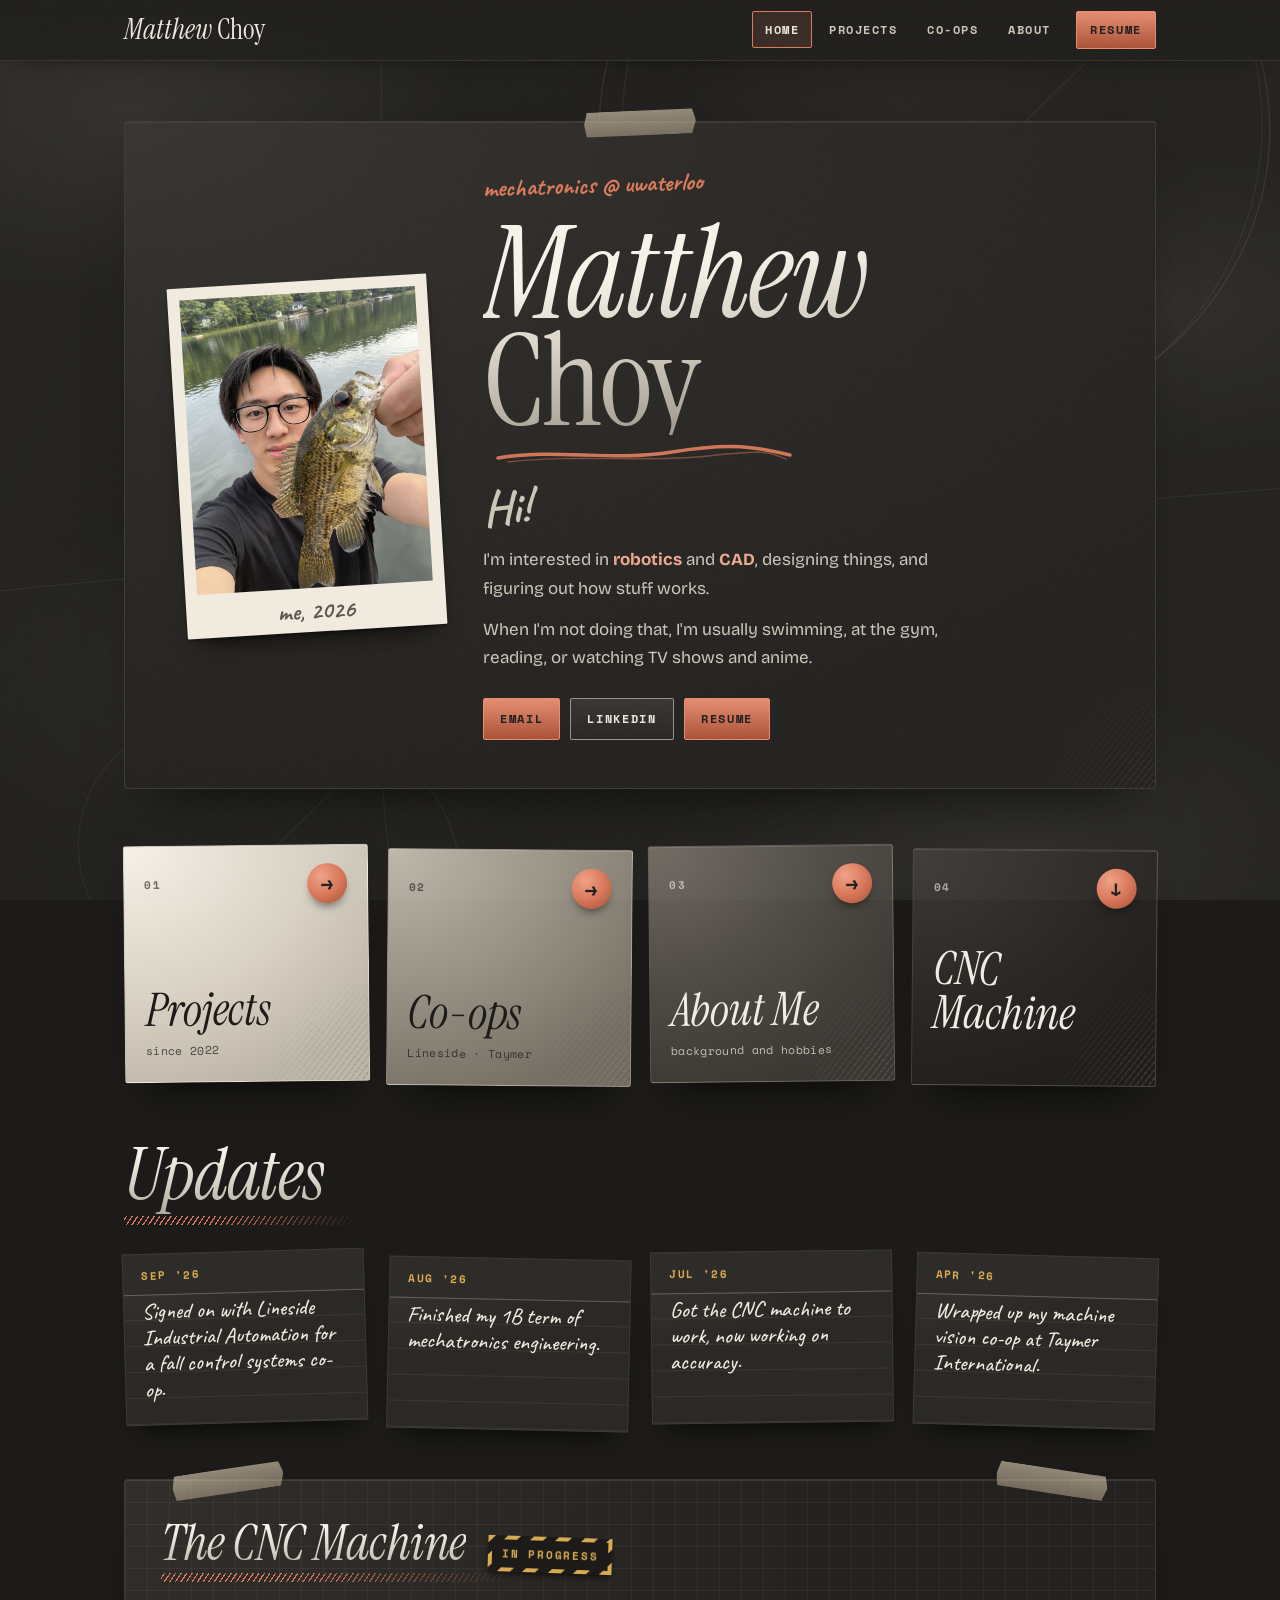
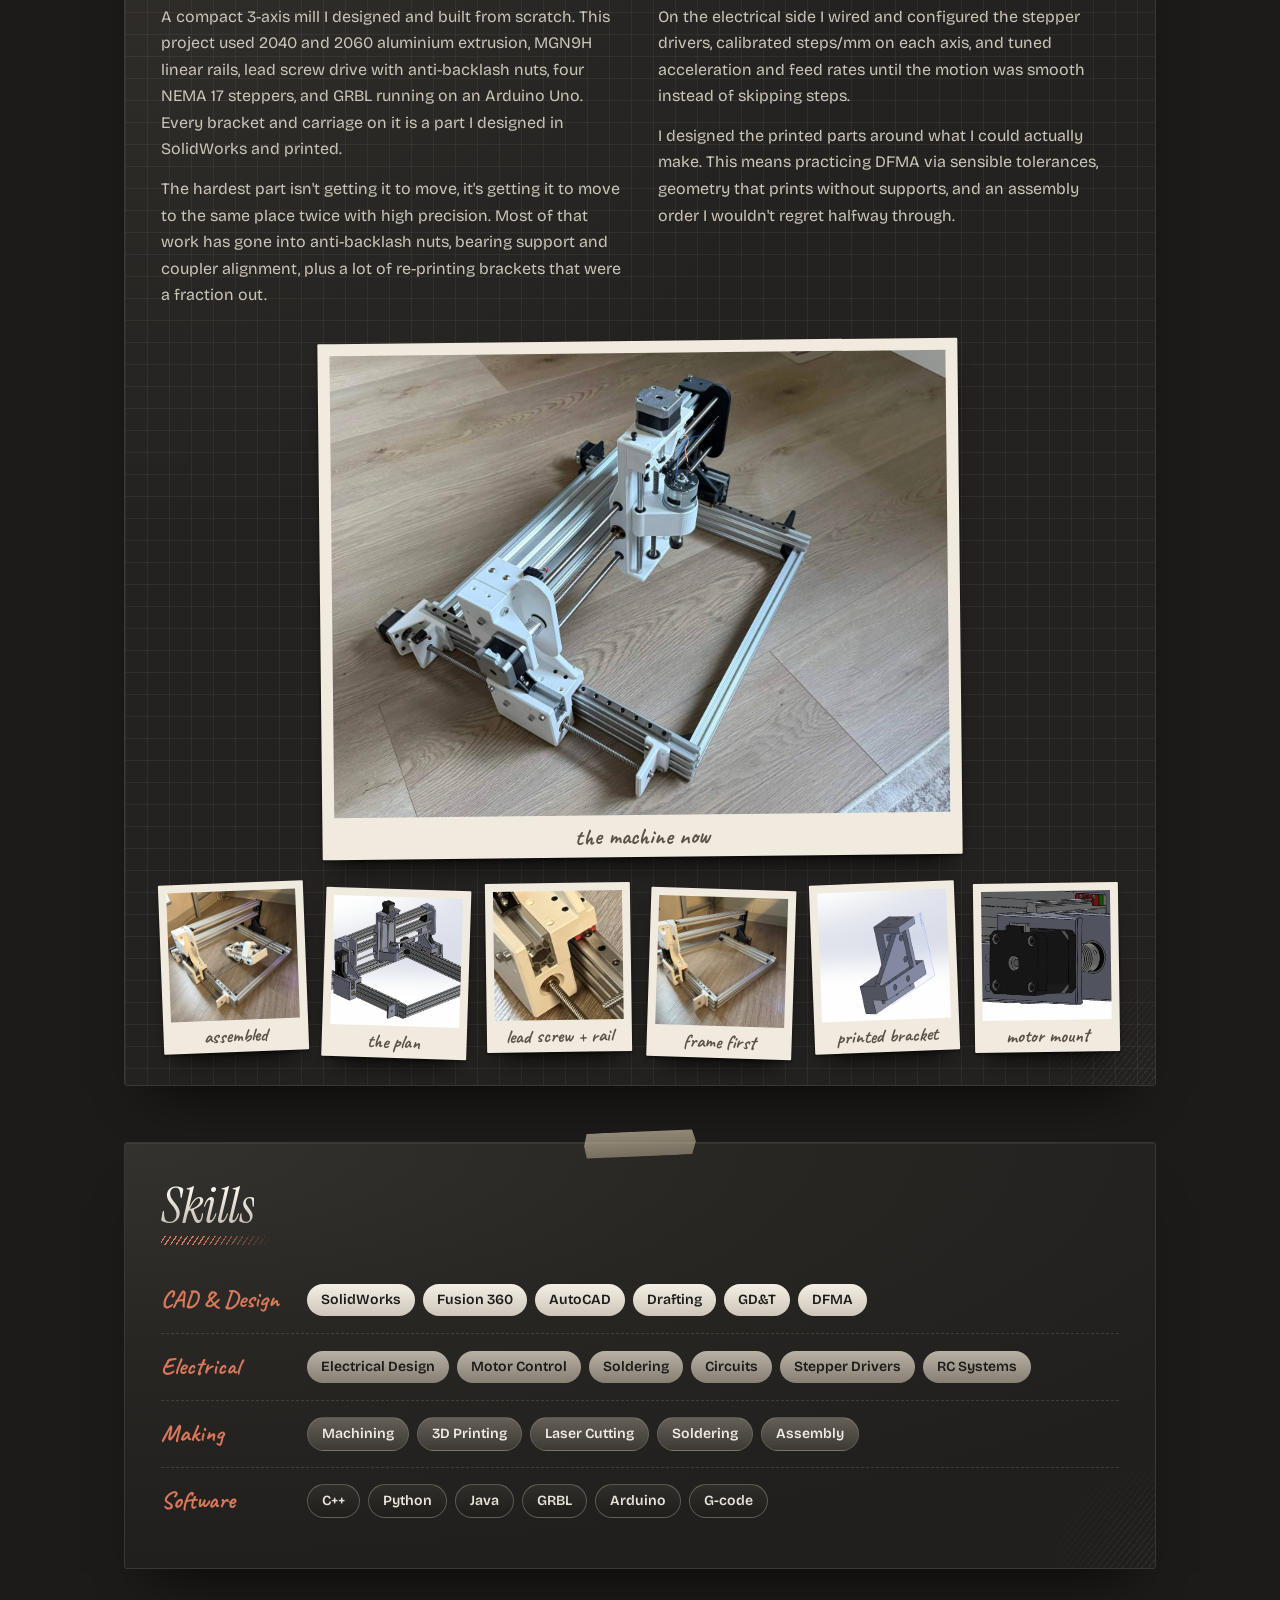
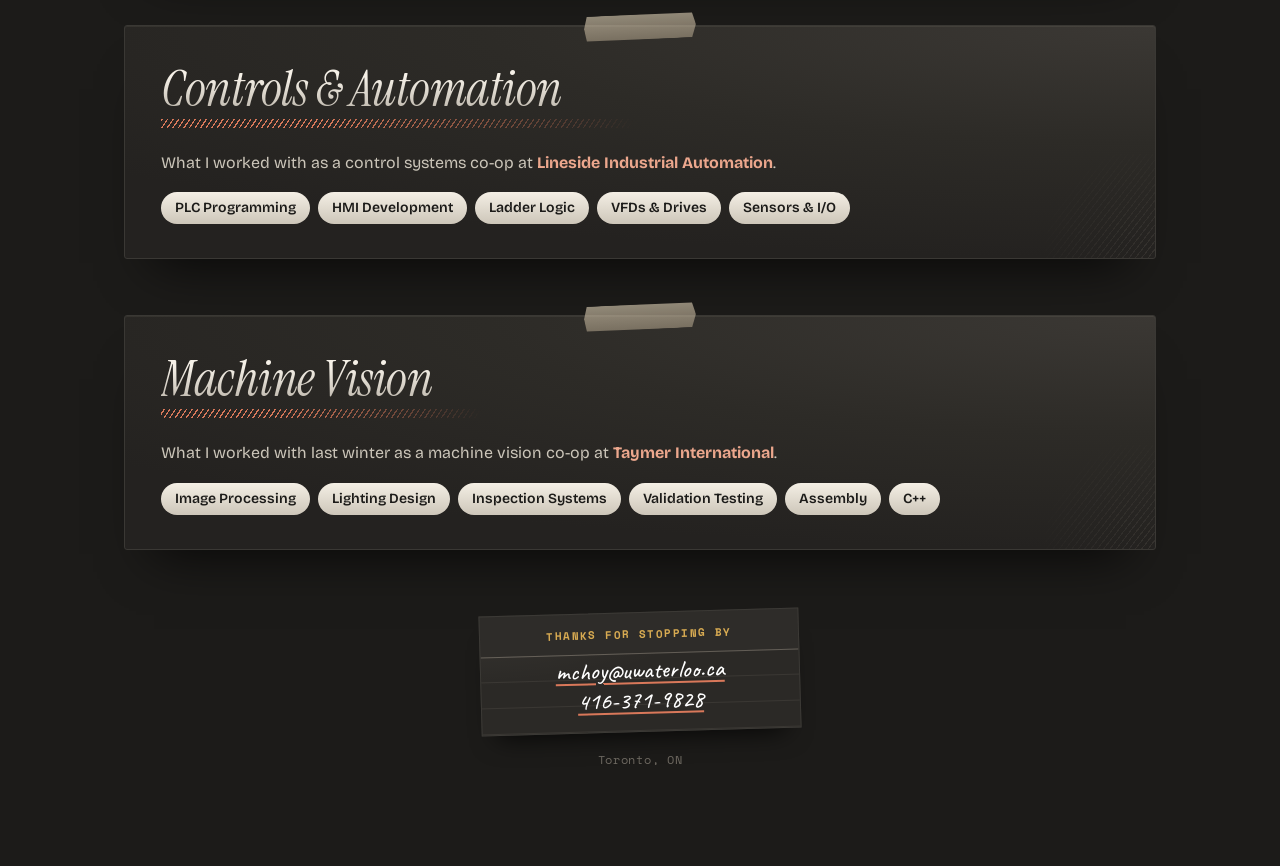
<file: index.html>
<!DOCTYPE html>
<html lang="en">
<head>
<meta charset="utf-8">
<meta name="viewport" content="width=device-width, initial-scale=1">
<title>Matthew Choy</title>
<meta name="description" content="Matthew Choy — mechatronics engineering at the University of Waterloo. CNC machines, robots, and the firmware in between.">
<meta name="author" content="Matthew Choy">
<meta property="og:title" content="Matthew Choy">
<meta property="og:description" content="Mechatronics engineering at Waterloo. Currently building a 3-axis CNC machine.">
<meta property="og:image" content="assets/cnc-build-full.jpg">
<meta property="og:type" content="website">
<meta name="theme-color" content="#1c1b19">

<link rel="preconnect" href="https://fonts.googleapis.com">
<link rel="preconnect" href="https://fonts.gstatic.com" crossorigin>
<link href="https://fonts.googleapis.com/css2?family=Bricolage+Grotesque:opsz,wght@12..96,400;12..96,600;12..96,800&family=Instrument+Serif:ital@0;1&family=Caveat:wght@500;700&family=Space+Mono:wght@400;700&display=swap" rel="stylesheet">
<link rel="stylesheet" href="styles.css?v=44">
<link rel="icon" href="data:image/svg+xml,<svg xmlns='http://www.w3.org/2000/svg' viewBox='0 0 32 32'><defs><radialGradient id='g' cx='.35' cy='.3' r='.75'><stop offset='0' stop-color='%23fff'/><stop offset='.5' stop-color='%23888'/><stop offset='1' stop-color='%23111'/></radialGradient></defs><circle cx='16' cy='16' r='13' fill='url(%23g)'/></svg>">
</head>

<body>
<svg class="gesture" viewBox="0 0 1000 1000" preserveAspectRatio="xMidYMid slice" aria-hidden="true">
  <ellipse class="g-acc" cx="730" cy="250" rx="262" ry="238"/>
  <ellipse cx="736" cy="246" rx="250" ry="246" transform="rotate(-4 736 246)"/>
  <path d="M60 960 L980 70"/>
  <path d="M0 610 C 300 580, 640 560, 1000 530"/>
  <path d="M290 0 C 320 300, 250 700, 340 1000"/>
  <ellipse cx="210" cy="820" rx="150" ry="120" transform="rotate(12 210 820)"/>
</svg>

<!-- ============================================================ TOP NAV -->
<header class="topnav">
  <div class="topnav__in">
    <a class="topnav__name" href="index.html"><span class="it">Matthew</span> Choy</a>
    <nav class="topnav__links" aria-label="Pages">
      <a href="index.html" aria-current="page">home</a>
      <a href="projects.html">projects</a>
      <a href="coops.html">co-ops</a>
      <a href="about.html">about</a>
      <a class="btn btn--ink" href="resume.pdf" target="_blank" rel="noopener">resume</a>
    </nav>
  </div>
</header>

<main class="book">

  <!-- ============================================================= HEADER -->
  <header class="sheet sign">
    <span class="tape" aria-hidden="true"></span>


    <a class="photo photo--me" href="assets/matthew.jpg?v=3" data-lb="me">
      <img src="assets/matthew.jpg?v=3" alt="Matthew Choy">
      <span class="cap">me, 2026</span>
    </a>

    <div class="sign__txt">
      <p class="pencil">mechatronics @ uwaterloo</p>
      <h1><span class="it">Matthew</span><br>Choy</h1>
      <svg class="stroke" viewBox="0 0 300 26" aria-hidden="true"><path class="s1" d="M4 17 C 60 7, 118 21, 178 11 S 262 6, 296 14"/><path class="s2" d="M14 21 C 80 13, 150 22, 214 15 S 276 12, 292 18"/></svg>
      <p class="hi">Hi!</p>
      <p class="sign__sub">I'm interested in <b>robotics</b> and <b>CAD</b>, designing
         things, and figuring out how stuff works.</p>
      <p class="sign__sub">When I'm not doing that, I'm usually swimming, at the gym,
         reading, or watching TV shows and anime.</p>
      <div class="btns">
        <a class="btn btn--ink" href="mailto:mchoy@uwaterloo.ca">email</a>
        <a class="btn" href="https://linkedin.com/in/matthewwychoy" target="_blank" rel="noopener">linkedin</a>
        <a class="btn btn--ink" href="resume.pdf" target="_blank" rel="noopener">resume</a>
      </div>
    </div>
  </header>

  <!-- ======================================================= PAGE BUTTONS -->
  <nav class="tiles" aria-label="Pages">
    <a class="tile tile--1" href="projects.html">
      <span class="tile__top"><span class="tile__no">01</span><span class="tile__arrow" aria-hidden="true">→</span></span>
      <span><span class="tile__title">Projects</span><span class="tile__sub">since 2022</span></span>
    </a>
    <a class="tile tile--2" href="coops.html">
      <span class="tile__top"><span class="tile__no">02</span><span class="tile__arrow" aria-hidden="true">→</span></span>
      <span><span class="tile__title">Co-ops</span><span class="tile__sub">Lineside · Taymer</span></span>
    </a>
    <a class="tile tile--3" href="about.html">
      <span class="tile__top"><span class="tile__no">03</span><span class="tile__arrow" aria-hidden="true">→</span></span>
      <span><span class="tile__title">About Me</span><span class="tile__sub">background and hobbies</span></span>
    </a>
    <a class="tile tile--4" href="#cnc">
      <span class="tile__top"><span class="tile__no">04</span><span class="tile__arrow tile__arrow--down" aria-hidden="true">↓</span></span>
      <span><span class="tile__title">CNC Machine</span><span class="tile__sub" aria-hidden="true">&nbsp;</span></span>
    </a>
  </nav>

  <!-- ============================================================ UPDATES -->
  <section id="updates">
    <h2 class="sec-h">Updates</h2>
    <div class="idxs">
      <div class="idx">
        <span class="idx__when">sep '26</span>
        <p>Signed on with Lineside Industrial Automation for a fall control systems
           co-op.</p>
      </div>
      <div class="idx">
        <span class="idx__when">aug '26</span>
        <p>Finished my 1B term of mechatronics engineering.</p>
      </div>
      <div class="idx">
        <span class="idx__when">jul '26</span>
        <p>Got the CNC machine to work, now working on accuracy.</p>
      </div>
      <div class="idx">
        <span class="idx__when">apr '26</span>
        <p>Wrapped up my machine vision co-op at Taymer International.</p>
      </div>
    </div>
  </section>

  <!-- ================================================================ CNC -->
  <section class="sheet sheet--grid" id="cnc">
    <span class="tape tape--l" aria-hidden="true"></span>
    <span class="tape tape--r" aria-hidden="true"></span>

    <div class="cnc__head">
      <h2 class="sec-h">The CNC Machine</h2>
      <span class="stripes"><span>in progress</span></span>
    </div>

    <div class="cols">
      <div>
        <p>A compact 3-axis mill I designed and built from scratch. This project used
           2040 and 2060 aluminium extrusion, MGN9H linear rails, lead screw drive with
           anti-backlash nuts, four NEMA 17 steppers, and GRBL running on an Arduino Uno.
           Every bracket and carriage on it is a part I designed in SolidWorks and printed.</p>
        <p>The hardest part isn't getting it to move, it's getting it to move to the same
           place twice with high precision. Most of that work has gone into anti-backlash
           nuts, bearing support and coupler alignment, plus a lot of re-printing brackets
           that were a fraction out.</p>
      </div>
      <div>
        <p>On the electrical side I wired and configured the stepper drivers, calibrated
           steps/mm on each axis, and tuned acceleration and feed rates until the motion
           was smooth instead of skipping steps.</p>
        <p>I designed the printed parts around what I could actually make. This means
           practicing DFMA via sensible tolerances, geometry that prints without supports,
           and an assembly order I wouldn't regret halfway through.</p>
      </div>
    </div>

    <a class="photo photo--lead" href="assets/cnc-build-now.jpg" data-lb="the machine as it stands now">
      <img src="assets/cnc-build-now.jpg" alt="The CNC machine, fully assembled" loading="lazy">
      <span class="cap">the machine now</span></a>

    <div class="photo-grid">
      <a class="photo" href="assets/cnc-build-full.jpg" data-lb="the machine, assembled">
        <img src="assets/cnc-build-full.jpg" alt="The assembled CNC machine" loading="lazy">
        <span class="cap">assembled</span></a>
      <a class="photo" href="assets/cnc-cad-assembly.jpg" data-lb="SolidWorks assembly">
        <img src="assets/cnc-cad-assembly.jpg" alt="SolidWorks assembly" loading="lazy">
        <span class="cap">the plan</span></a>
      <a class="photo" href="assets/cnc-leadscrew-detail.jpg" data-lb="lead screw, brass nut and MGN9H rail">
        <img src="assets/cnc-leadscrew-detail.jpg" alt="Lead screw and linear rail" loading="lazy">
        <span class="cap">lead screw + rail</span></a>
      <a class="photo" href="assets/cnc-build-frame.jpg" data-lb="frame and Y-axis rails">
        <img src="assets/cnc-build-frame.jpg" alt="Frame with Y-axis rails" loading="lazy">
        <span class="cap">frame first</span></a>
      <a class="photo" href="assets/cnc-cad-gusset.jpg" data-lb="one of the printed brackets">
        <img src="assets/cnc-cad-gusset.jpg" alt="CAD of a printed gusset" loading="lazy">
        <span class="cap">printed bracket</span></a>
      <a class="photo" href="assets/cnc-cad-motor.jpg" data-lb="NEMA 17 mount and coupler">
        <img src="assets/cnc-cad-motor.jpg" alt="CAD of the stepper mount" loading="lazy">
        <span class="cap">motor mount</span></a>
    </div>
  </section>

  <!-- ============================================================= SKILLS -->
  <section class="sheet" id="skills">
    <span class="tape" aria-hidden="true"></span>
    <h2 class="sec-h">Skills</h2>

    <div class="skrow skrow--1">
      <p class="skrow__k">CAD &amp; Design</p>
      <div class="chips">
        <span>SolidWorks</span><span>Fusion 360</span><span>AutoCAD</span>
        <span>Drafting</span><span>GD&amp;T</span><span>DFMA</span>
      </div>
    </div>
    <div class="skrow skrow--2">
      <p class="skrow__k">Electrical</p>
      <div class="chips">
        <span>Electrical Design</span><span>Motor Control</span><span>Soldering</span>
        <span>Circuits</span><span>Stepper Drivers</span><span>RC Systems</span>
      </div>
    </div>
    <div class="skrow skrow--3">
      <p class="skrow__k">Making</p>
      <div class="chips">
        <span>Machining</span><span>3D Printing</span><span>Laser Cutting</span>
        <span>Soldering</span><span>Assembly</span>
      </div>
    </div>
    <div class="skrow skrow--4">
      <p class="skrow__k">Software</p>
      <div class="chips">
        <span>C++</span><span>Python</span><span>Java</span>
        <span>GRBL</span><span>Arduino</span><span>G-code</span>
      </div>
    </div>
  </section>

  <!-- =========================================================== CONTROLS -->
  <section class="sheet sheet--toned" id="controls">
    <span class="tape" aria-hidden="true"></span>
    <h2 class="sec-h">Controls &amp; Automation</h2>
    <p>What I worked with as a control systems co-op at
       <b>Lineside Industrial Automation</b>.</p>
    <div class="chips chips--lone">
      <span>PLC Programming</span><span>HMI Development</span><span>Ladder Logic</span>
      <span>VFDs &amp; Drives</span><span>Sensors &amp; I/O</span>
    </div>
  </section>

  <!-- ============================================================= VISION -->
  <section class="sheet sheet--toned" id="vision">
    <span class="tape" aria-hidden="true"></span>
    <h2 class="sec-h">Machine Vision</h2>
    <p>What I worked with last winter as a machine vision co-op at
       <b>Taymer International</b>.</p>
    <div class="chips chips--lone">
      <span>Image Processing</span><span>Lighting Design</span>
      <span>Inspection Systems</span><span>Validation Testing</span>
      <span>Assembly</span><span>C++</span>
    </div>
  </section>

  <!-- ============================================================= FOOTER -->
  <footer class="signoff">
    <div class="idx idx--footer">
      <span class="idx__when">thanks for stopping by</span>
      <p><a href="mailto:mchoy@uwaterloo.ca">mchoy@uwaterloo.ca</a></p>
      <p><a href="tel:+14163719828">416-371-9828</a></p>
    </div>
    <p class="fine">Toronto, ON</p>
  </footer>

</main>

<div class="lb" id="lb" hidden>
  <img id="lbImg" alt="">
  <p id="lbCap"></p>
</div>

<script src="main.js?v=44"></script>
</body>
</html>
</file>
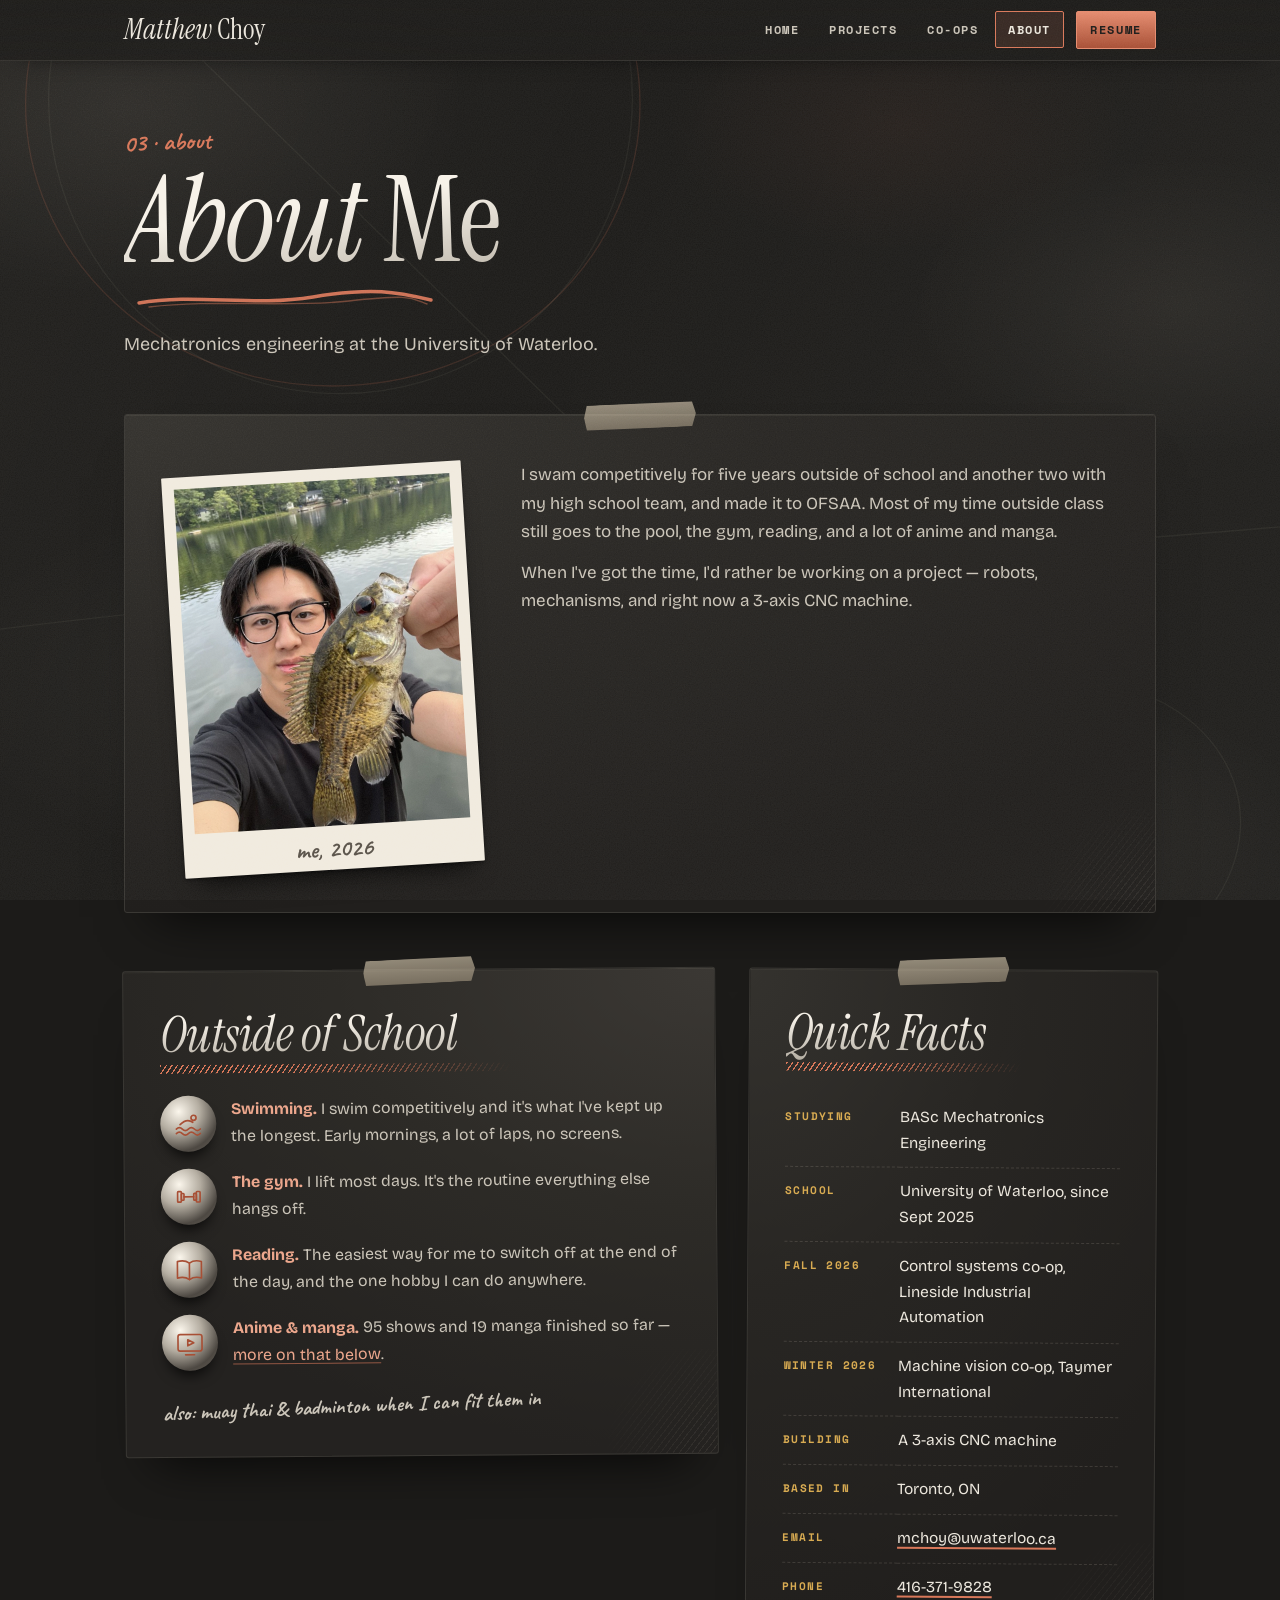
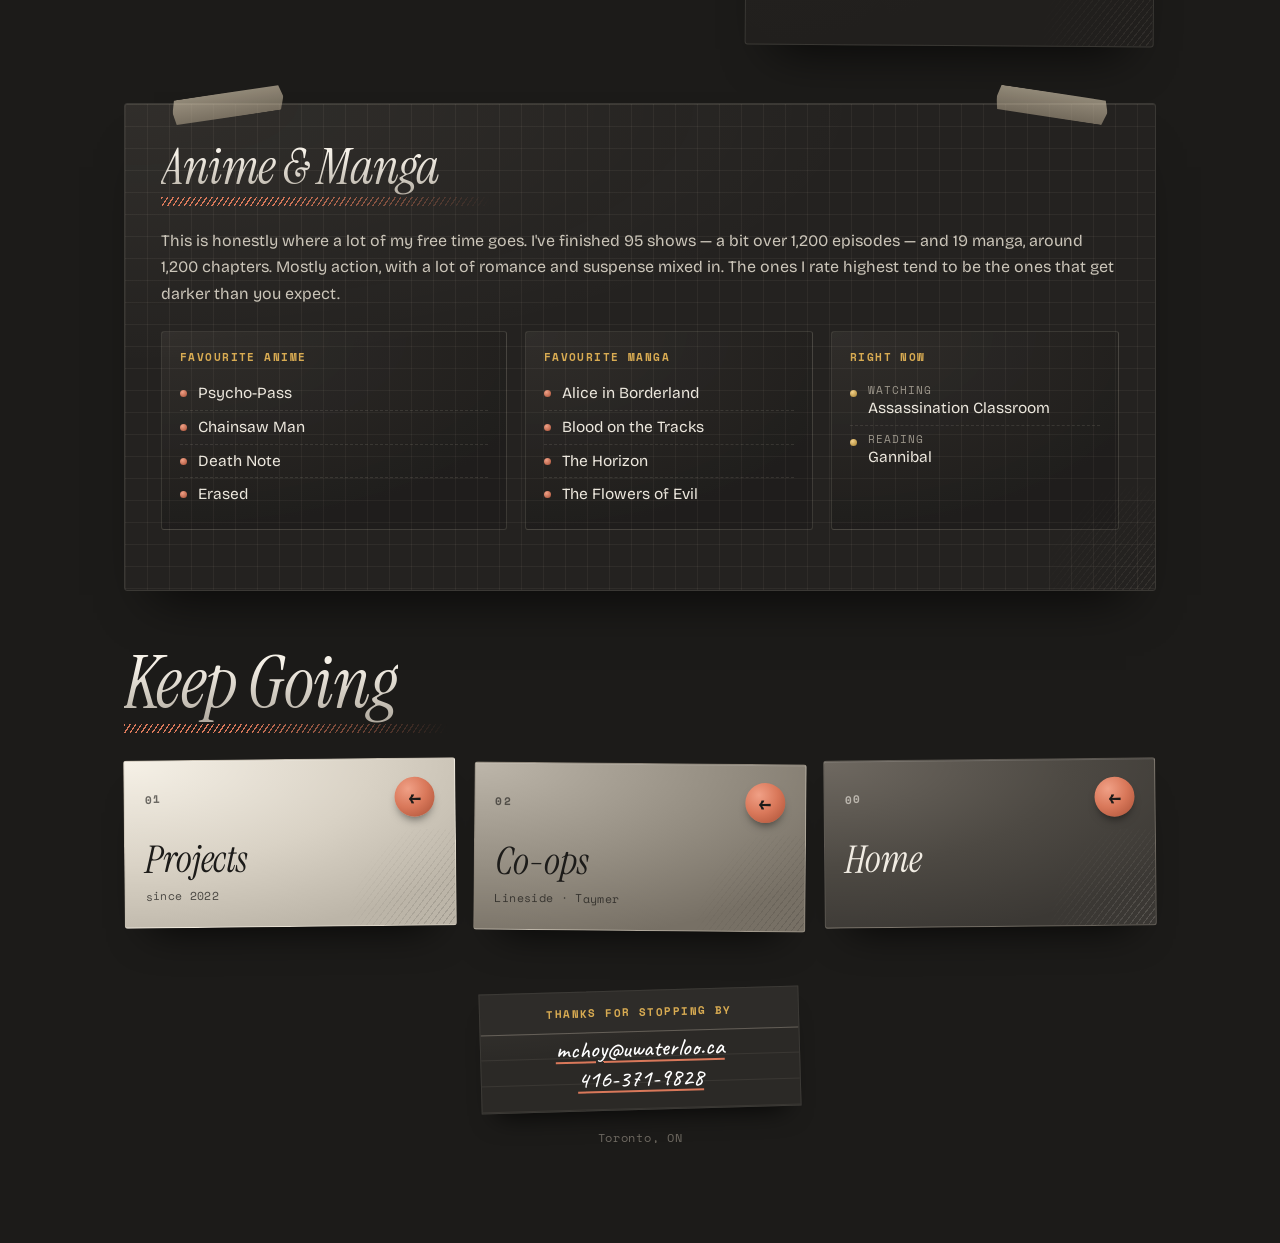
<file: about.html>
<!DOCTYPE html>
<html lang="en">
<head>
<meta charset="utf-8">
<meta name="viewport" content="width=device-width, initial-scale=1">
<title>About — Matthew Choy</title>
<meta name="description" content="About Matthew Choy — mechatronics engineering at the University of Waterloo. Swimming, the gym, reading, and a lot of anime.">
<meta name="author" content="Matthew Choy">
<meta property="og:title" content="About — Matthew Choy">
<meta property="og:image" content="assets/matthew.jpg">
<meta property="og:type" content="website">
<meta name="theme-color" content="#1c1b19">

<link rel="preconnect" href="https://fonts.googleapis.com">
<link rel="preconnect" href="https://fonts.gstatic.com" crossorigin>
<link href="https://fonts.googleapis.com/css2?family=Bricolage+Grotesque:opsz,wght@12..96,400;12..96,600;12..96,800&family=Instrument+Serif:ital@0;1&family=Caveat:wght@500;700&family=Space+Mono:wght@400;700&display=swap" rel="stylesheet">
<link rel="stylesheet" href="styles.css?v=44">
<link rel="icon" href="data:image/svg+xml,<svg xmlns='http://www.w3.org/2000/svg' viewBox='0 0 32 32'><defs><radialGradient id='g' cx='.35' cy='.3' r='.75'><stop offset='0' stop-color='%23fff'/><stop offset='.5' stop-color='%23888'/><stop offset='1' stop-color='%23111'/></radialGradient></defs><circle cx='16' cy='16' r='13' fill='url(%23g)'/></svg>">
</head>

<body>
<svg class="gesture" viewBox="0 0 1000 1000" preserveAspectRatio="xMidYMid slice" aria-hidden="true">
  <ellipse class="g-acc" cx="260" cy="230" rx="240" ry="220"/>
  <ellipse cx="266" cy="226" rx="228" ry="230" transform="rotate(5 266 226)"/>
  <path d="M40 80 L960 980"/>
  <path d="M0 640 C 320 600, 660 590, 1000 560"/>
  <ellipse cx="820" cy="800" rx="150" ry="120" transform="rotate(-10 820 800)"/>
</svg>

<!-- ============================================================ TOP NAV -->
<header class="topnav">
  <div class="topnav__in">
    <a class="topnav__name" href="index.html"><span class="it">Matthew</span> Choy</a>
    <nav class="topnav__links" aria-label="Pages">
      <a href="index.html">home</a>
      <a href="projects.html">projects</a>
      <a href="coops.html">co-ops</a>
      <a href="about.html" aria-current="page">about</a>
      <a class="btn btn--ink" href="resume.pdf" target="_blank" rel="noopener">resume</a>
    </nav>
  </div>
</header>

<main class="book">

  <!-- ========================================================== PAGE HEAD -->
  <div class="page-head">
    <p class="pencil">03 · about</p>
    <h1 class="page-title"><span class="it">About</span> Me</h1>
    <svg class="stroke" viewBox="0 0 300 26" aria-hidden="true"><path class="s1" d="M4 17 C 60 7, 118 21, 178 11 S 262 6, 296 14"/><path class="s2" d="M14 21 C 80 13, 150 22, 214 15 S 276 12, 292 18"/></svg>
    <p class="page-lede">Mechatronics engineering at the University of Waterloo.</p>
  </div>

  <!-- =============================================================== HERO -->
  <section class="sheet about-hero" id="background">
    <span class="tape" aria-hidden="true"></span>

    <a class="photo photo--me" href="assets/matthew.jpg?v=3" data-lb="me">
      <img src="assets/matthew.jpg?v=3" alt="Matthew Choy">
      <span class="cap">me, 2026</span>
    </a>

    <div class="about-hero__txt">
      <p>I swam competitively for five years outside of school and another two with my
         high school team, and made it to OFSAA. Most of my time outside class still goes
         to the pool, the gym, reading, and a lot of anime and manga.</p>
      <p>When I've got the time, I'd rather be working on a project — robots, mechanisms,
         and right now a 3-axis CNC machine.</p>
    </div>
  </section>

  <!-- ============================================ OUTSIDE SCHOOL + FACTS -->
  <div class="row-2">
    <section class="sheet sheet--toned tilt-l" id="outside">
      <span class="tape" aria-hidden="true"></span>
      <h2 class="sec-h">Outside of School</h2>

      <div class="hobby">
        <span class="hobby__icon" aria-hidden="true">
          <svg viewBox="0 0 40 40"><circle cx="27" cy="12" r="3.4"/><path d="M9 21 q9 -9 17 -3"/><path d="M4 27 q4 -4 8 0 t8 0 t8 0 t8 0"/><path d="M4 33 q4 -4 8 0 t8 0 t8 0 t8 0"/></svg>
        </span>
        <p><b>Swimming.</b> I swim competitively and it's what I've kept up the longest.
           Early mornings, a lot of laps, no screens.</p>
      </div>
      <div class="hobby">
        <span class="hobby__icon" aria-hidden="true">
          <svg viewBox="0 0 40 40"><rect x="5" y="13" width="5" height="14" rx="1"/><rect x="10" y="15.5" width="3.5" height="9" rx="1"/><rect x="30" y="13" width="5" height="14" rx="1"/><rect x="26.5" y="15.5" width="3.5" height="9" rx="1"/><path d="M13.5 20 H26.5"/></svg>
        </span>
        <p><b>The gym.</b> I lift most days. It's the routine everything else hangs off.</p>
      </div>
      <div class="hobby">
        <span class="hobby__icon" aria-hidden="true">
          <svg viewBox="0 0 40 40"><path d="M20 11 C 15 7.5, 9 7.5, 4 9 V31 C 9 29.5, 15 29.5, 20 33 C 25 29.5, 31 29.5, 36 31 V9 C 31 7.5, 25 7.5, 20 11 Z"/><path d="M20 11 V33"/></svg>
        </span>
        <p><b>Reading.</b> The easiest way for me to switch off at the end of the day,
           and the one hobby I can do anywhere.</p>
      </div>
      <div class="hobby">
        <span class="hobby__icon" aria-hidden="true">
          <svg viewBox="0 0 40 40"><rect x="4" y="9" width="32" height="22" rx="3"/><path d="M14 36 H26"/><path d="M17 16 L25 20 L17 24 Z"/></svg>
        </span>
        <p><b>Anime &amp; manga.</b> 95 shows and 19 manga finished so far —
           <a href="#anime">more on that below</a>.</p>
      </div>
      <p class="pencil pencil--small">also: muay thai &amp; badminton when I can fit them in</p>
    </section>

    <section class="sheet tilt-r" id="facts">
      <span class="tape" aria-hidden="true"></span>
      <h2 class="sec-h">Quick Facts</h2>
      <dl class="facts">
        <dt>studying</dt>   <dd>BASc Mechatronics Engineering</dd>
        <dt>school</dt>     <dd>University of Waterloo, since Sept 2025</dd>
        <dt>fall 2026</dt>  <dd>Control systems co-op, Lineside Industrial Automation</dd>
        <dt>winter 2026</dt><dd>Machine vision co-op, Taymer International</dd>
        <dt>building</dt>   <dd>A 3-axis CNC machine</dd>
        <dt>based in</dt>   <dd>Toronto, ON</dd>
        <dt>email</dt>      <dd><a href="mailto:mchoy@uwaterloo.ca">mchoy@uwaterloo.ca</a></dd>
        <dt>phone</dt>      <dd><a href="tel:+14163719828">416-371-9828</a></dd>
      </dl>
    </section>
  </div>

  <!-- ====================================================== ANIME & MANGA -->
  <section class="sheet sheet--grid" id="anime">
    <span class="tape tape--l" aria-hidden="true"></span>
    <span class="tape tape--r" aria-hidden="true"></span>
    <h2 class="sec-h">Anime &amp; Manga</h2>

    <p>This is honestly where a lot of my free time goes. I've finished 95 shows — a bit
       over 1,200 episodes — and 19 manga, around 1,200 chapters. Mostly action, with a
       lot of romance and suspense mixed in. The ones I rate highest tend to be the ones
       that get darker than you expect.</p>

    <div class="shelf">
      <div class="shelf__col">
        <p class="shelf__k">favourite anime</p>
        <ul>
          <li>Psycho-Pass</li><li>Chainsaw Man</li>
          <li>Death Note</li><li>Erased</li>
        </ul>
      </div>
      <div class="shelf__col">
        <p class="shelf__k">favourite manga</p>
        <ul>
          <li>Alice in Borderland</li><li>Blood on the Tracks</li>
          <li>The Horizon</li><li>The Flowers of Evil</li>
        </ul>
      </div>
      <div class="shelf__col shelf__col--now">
        <p class="shelf__k">right now</p>
        <ul>
          <li><span>watching</span> Assassination Classroom</li>
          <li><span>reading</span> Gannibal</li>
        </ul>
      </div>
    </div>

  </section>

  <!-- ========================================================= KEEP GOING -->
  <section id="more">
    <h2 class="sec-h">Keep Going</h2>
    <nav class="tiles tiles--3 tiles--small" aria-label="More pages">
    <a class="tile tile--1" href="projects.html">
      <span class="tile__top"><span class="tile__no">01</span><span class="tile__arrow" aria-hidden="true">←</span></span>
      <span><span class="tile__title">Projects</span><span class="tile__sub">since 2022</span></span>
    </a>
    <a class="tile tile--2" href="coops.html">
      <span class="tile__top"><span class="tile__no">02</span><span class="tile__arrow" aria-hidden="true">←</span></span>
      <span><span class="tile__title">Co-ops</span><span class="tile__sub">Lineside · Taymer</span></span>
    </a>
    <a class="tile tile--3" href="index.html">
      <span class="tile__top"><span class="tile__no">00</span><span class="tile__arrow" aria-hidden="true">←</span></span>
      <span><span class="tile__title">Home</span><span class="tile__sub" aria-hidden="true">&nbsp;</span></span>
    </a>
    </nav>
  </section>

  <!-- ============================================================= FOOTER -->
  <footer class="signoff">
    <div class="idx idx--footer">
      <span class="idx__when">thanks for stopping by</span>
      <p><a href="mailto:mchoy@uwaterloo.ca">mchoy@uwaterloo.ca</a></p>
      <p><a href="tel:+14163719828">416-371-9828</a></p>
    </div>
    <p class="fine">Toronto, ON</p>
  </footer>

</main>

<div class="lb" id="lb" hidden>
  <img id="lbImg" alt="">
  <p id="lbCap"></p>
</div>

<script src="main.js?v=44"></script>
</body>
</html>
</file>
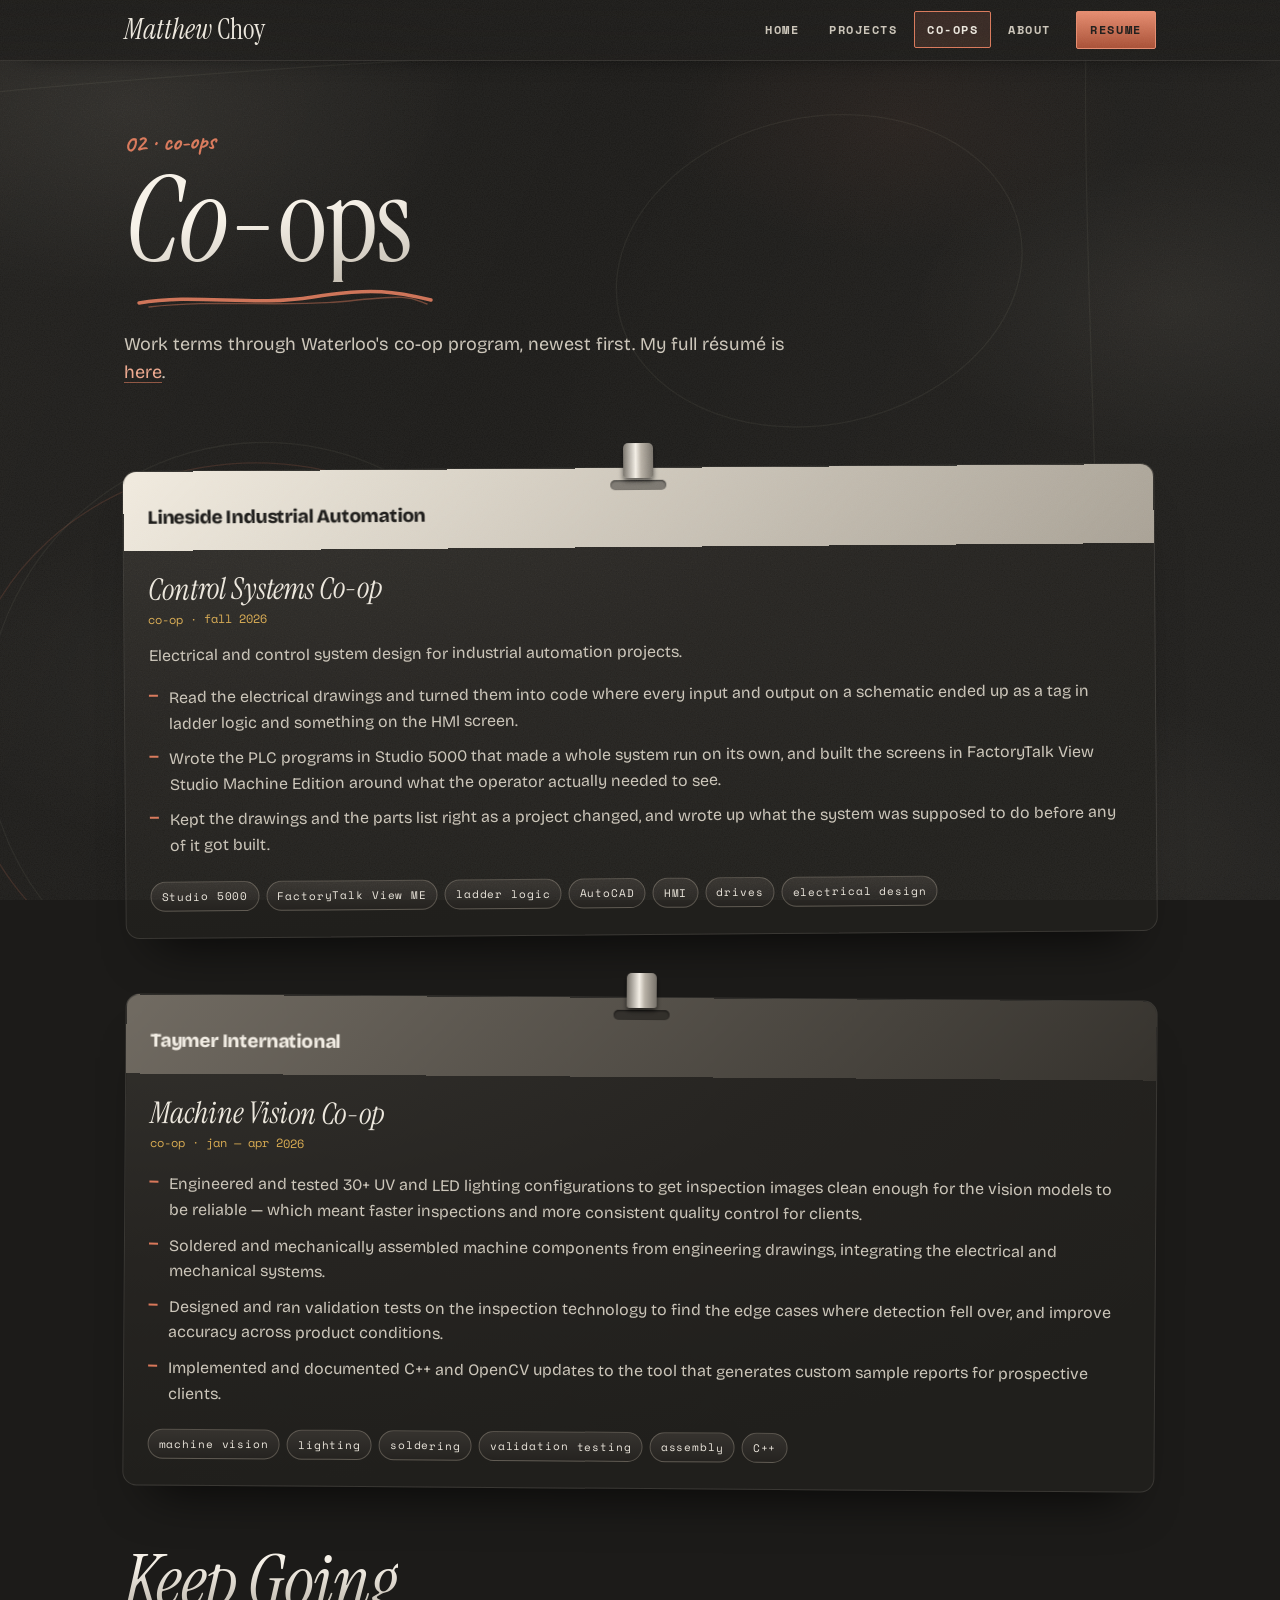
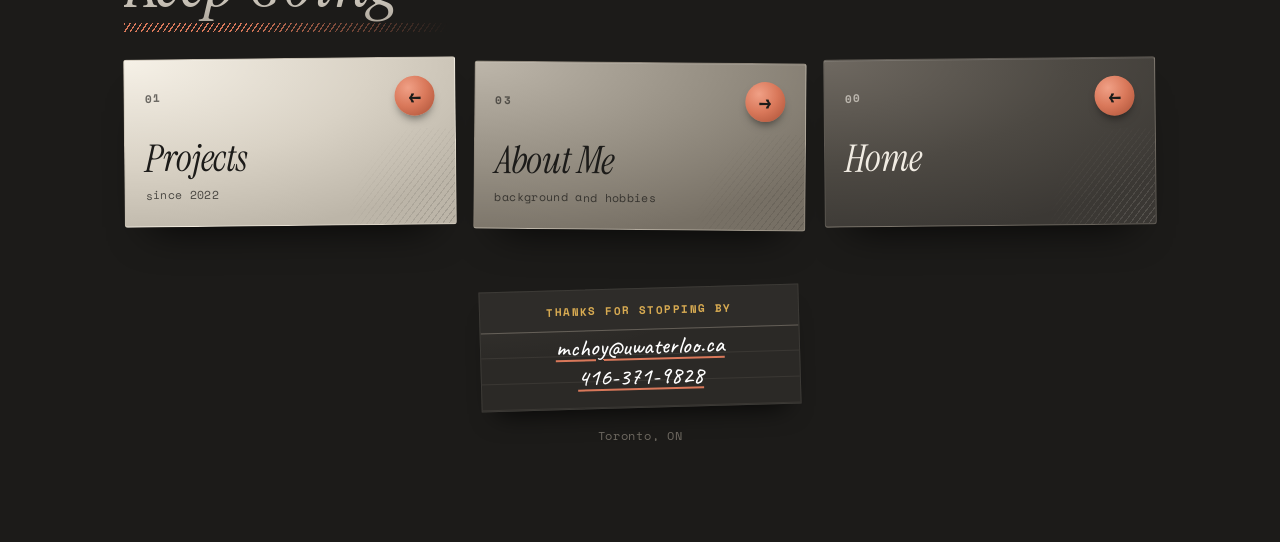
<file: coops.html>
<!DOCTYPE html>
<html lang="en">
<head>
<meta charset="utf-8">
<meta name="viewport" content="width=device-width, initial-scale=1">
<title>Co-ops — Matthew Choy</title>
<meta name="description" content="Matthew Choy's co-op terms — control systems design at Lineside Industrial Automation and machine vision at Taymer International.">
<meta name="author" content="Matthew Choy">
<meta property="og:title" content="Co-ops — Matthew Choy">
<meta property="og:image" content="assets/matthew.jpg">
<meta property="og:type" content="website">
<meta name="theme-color" content="#1c1b19">

<link rel="preconnect" href="https://fonts.googleapis.com">
<link rel="preconnect" href="https://fonts.gstatic.com" crossorigin>
<link href="https://fonts.googleapis.com/css2?family=Bricolage+Grotesque:opsz,wght@12..96,400;12..96,600;12..96,800&family=Instrument+Serif:ital@0;1&family=Caveat:wght@500;700&family=Space+Mono:wght@400;700&display=swap" rel="stylesheet">
<link rel="stylesheet" href="styles.css?v=44">
<link rel="icon" href="data:image/svg+xml,<svg xmlns='http://www.w3.org/2000/svg' viewBox='0 0 32 32'><defs><radialGradient id='g' cx='.35' cy='.3' r='.75'><stop offset='0' stop-color='%23fff'/><stop offset='.5' stop-color='%23888'/><stop offset='1' stop-color='%23111'/></radialGradient></defs><circle cx='16' cy='16' r='13' fill='url(%23g)'/></svg>">
</head>

<body>
<svg class="gesture" viewBox="0 0 1000 1000" preserveAspectRatio="xMidYMid slice" aria-hidden="true">
  <ellipse class="g-acc" cx="200" cy="720" rx="230" ry="210"/>
  <ellipse cx="206" cy="716" rx="218" ry="222" transform="rotate(6 206 716)"/>
  <path d="M0 220 C 320 190, 660 180, 1000 150"/>
  <path d="M860 0 C 820 320, 900 700, 820 1000"/>
  <ellipse cx="640" cy="360" rx="160" ry="120" transform="rotate(-12 640 360)"/>
</svg>

<!-- ============================================================ TOP NAV -->
<header class="topnav">
  <div class="topnav__in">
    <a class="topnav__name" href="index.html"><span class="it">Matthew</span> Choy</a>
    <nav class="topnav__links" aria-label="Pages">
      <a href="index.html">home</a>
      <a href="projects.html">projects</a>
      <a href="coops.html" aria-current="page">co-ops</a>
      <a href="about.html">about</a>
      <a class="btn btn--ink" href="resume.pdf" target="_blank" rel="noopener">resume</a>
    </nav>
  </div>
</header>

<main class="book">

  <!-- ========================================================== PAGE HEAD -->
  <div class="page-head">
    <p class="pencil">02 · co-ops</p>
    <h1 class="page-title"><span class="it">Co</span>-ops</h1>
    <svg class="stroke" viewBox="0 0 300 26" aria-hidden="true"><path class="s1" d="M4 17 C 60 7, 118 21, 178 11 S 262 6, 296 14"/><path class="s2" d="M14 21 C 80 13, 150 22, 214 15 S 276 12, 292 18"/></svg>
    <p class="page-lede">Work terms through Waterloo's co-op program, newest first. My full
       résumé is <a href="resume.pdf" target="_blank" rel="noopener">here</a>.</p>
  </div>

  <!-- ============================================================= CO-OPS -->
  <section class="coop-list" aria-label="Co-op terms">

    <article class="badge tilt-l" id="lineside">
      <span class="badge__clip" aria-hidden="true"></span>
      <div class="badge__band">
        <span class="badge__slot" aria-hidden="true"></span>
        <span class="badge__co">Lineside Industrial Automation</span>
      </div>
      <div class="badge__body">
        <p class="badge__role">Control Systems Co-op</p>
        <p class="badge__when">co-op · fall 2026</p>
        <p>Electrical and control system design for industrial automation projects.</p>
        <ul>
          <li>Read the electrical drawings and turned them into code where every input and
              output on a schematic ended up as a tag in ladder logic and something on the
              HMI screen.</li>
          <li>Wrote the PLC programs in Studio 5000 that made a whole system run on its own,
              and built the screens in FactoryTalk View Studio Machine Edition around what the
              operator actually needed to see.</li>
          <li>Kept the drawings and the parts list right as a project changed, and wrote up
              what the system was supposed to do before any of it got built.</li>
        </ul>
        <div class="badge__tags">
          <span>Studio 5000</span><span>FactoryTalk View ME</span><span>ladder logic</span>
          <span>AutoCAD</span><span>HMI</span><span>drives</span>
          <span>electrical design</span>
        </div>
      </div>
    </article>

    <article class="badge badge--mid tilt-r" id="taymer">
      <span class="badge__clip" aria-hidden="true"></span>
      <div class="badge__band">
        <span class="badge__slot" aria-hidden="true"></span>
        <span class="badge__co">Taymer International</span>
      </div>
      <div class="badge__body">
        <p class="badge__role">Machine Vision Co-op</p>
        <p class="badge__when">co-op · jan — apr 2026</p>
        <ul>
          <li>Engineered and tested 30+ UV and LED lighting configurations to get inspection
              images clean enough for the vision models to be reliable — which meant faster
              inspections and more consistent quality control for clients.</li>
          <li>Soldered and mechanically assembled machine components from engineering
              drawings, integrating the electrical and mechanical systems.</li>
          <li>Designed and ran validation tests on the inspection technology to find the edge
              cases where detection fell over, and improve accuracy across product conditions.</li>
          <li>Implemented and documented C++ and OpenCV updates to the tool that generates
              custom sample reports for prospective clients.</li>
        </ul>
        <div class="badge__tags">
          <span>machine vision</span><span>lighting</span><span>soldering</span>
          <span>validation testing</span><span>assembly</span><span>C++</span>
        </div>
      </div>
    </article>

  </section>

  <!-- ========================================================= KEEP GOING -->
  <section id="more">
    <h2 class="sec-h">Keep Going</h2>
    <nav class="tiles tiles--3 tiles--small" aria-label="More pages">
    <a class="tile tile--1" href="projects.html">
      <span class="tile__top"><span class="tile__no">01</span><span class="tile__arrow" aria-hidden="true">←</span></span>
      <span><span class="tile__title">Projects</span><span class="tile__sub">since 2022</span></span>
    </a>
    <a class="tile tile--2" href="about.html">
      <span class="tile__top"><span class="tile__no">03</span><span class="tile__arrow" aria-hidden="true">→</span></span>
      <span><span class="tile__title">About Me</span><span class="tile__sub">background and hobbies</span></span>
    </a>
    <a class="tile tile--3" href="index.html">
      <span class="tile__top"><span class="tile__no">00</span><span class="tile__arrow" aria-hidden="true">←</span></span>
      <span><span class="tile__title">Home</span><span class="tile__sub" aria-hidden="true">&nbsp;</span></span>
    </a>
    </nav>
  </section>

  <!-- ============================================================= FOOTER -->
  <footer class="signoff">
    <div class="idx idx--footer">
      <span class="idx__when">thanks for stopping by</span>
      <p><a href="mailto:mchoy@uwaterloo.ca">mchoy@uwaterloo.ca</a></p>
      <p><a href="tel:+14163719828">416-371-9828</a></p>
    </div>
    <p class="fine">Toronto, ON</p>
  </footer>

</main>

<div class="lb" id="lb" hidden>
  <img id="lbImg" alt="">
  <p id="lbCap"></p>
</div>

<script src="main.js?v=44"></script>
</body>
</html>
</file>
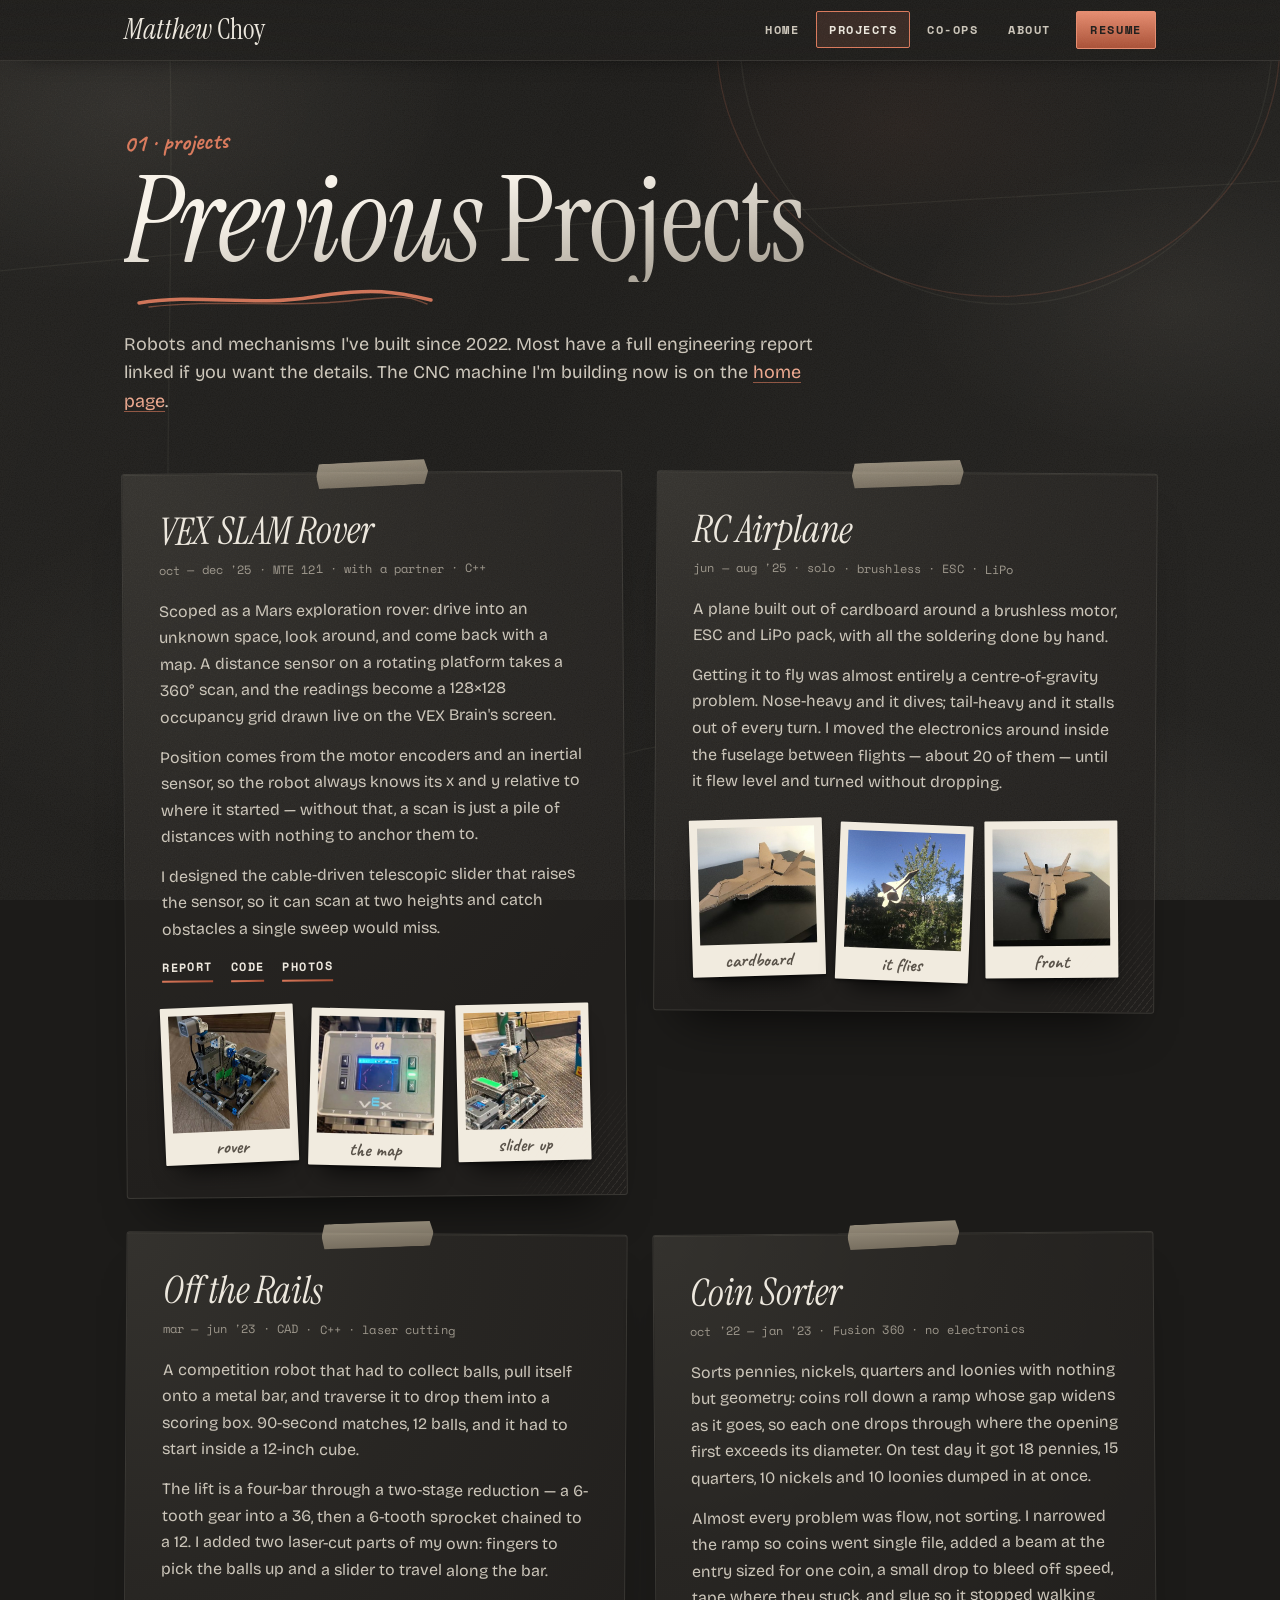
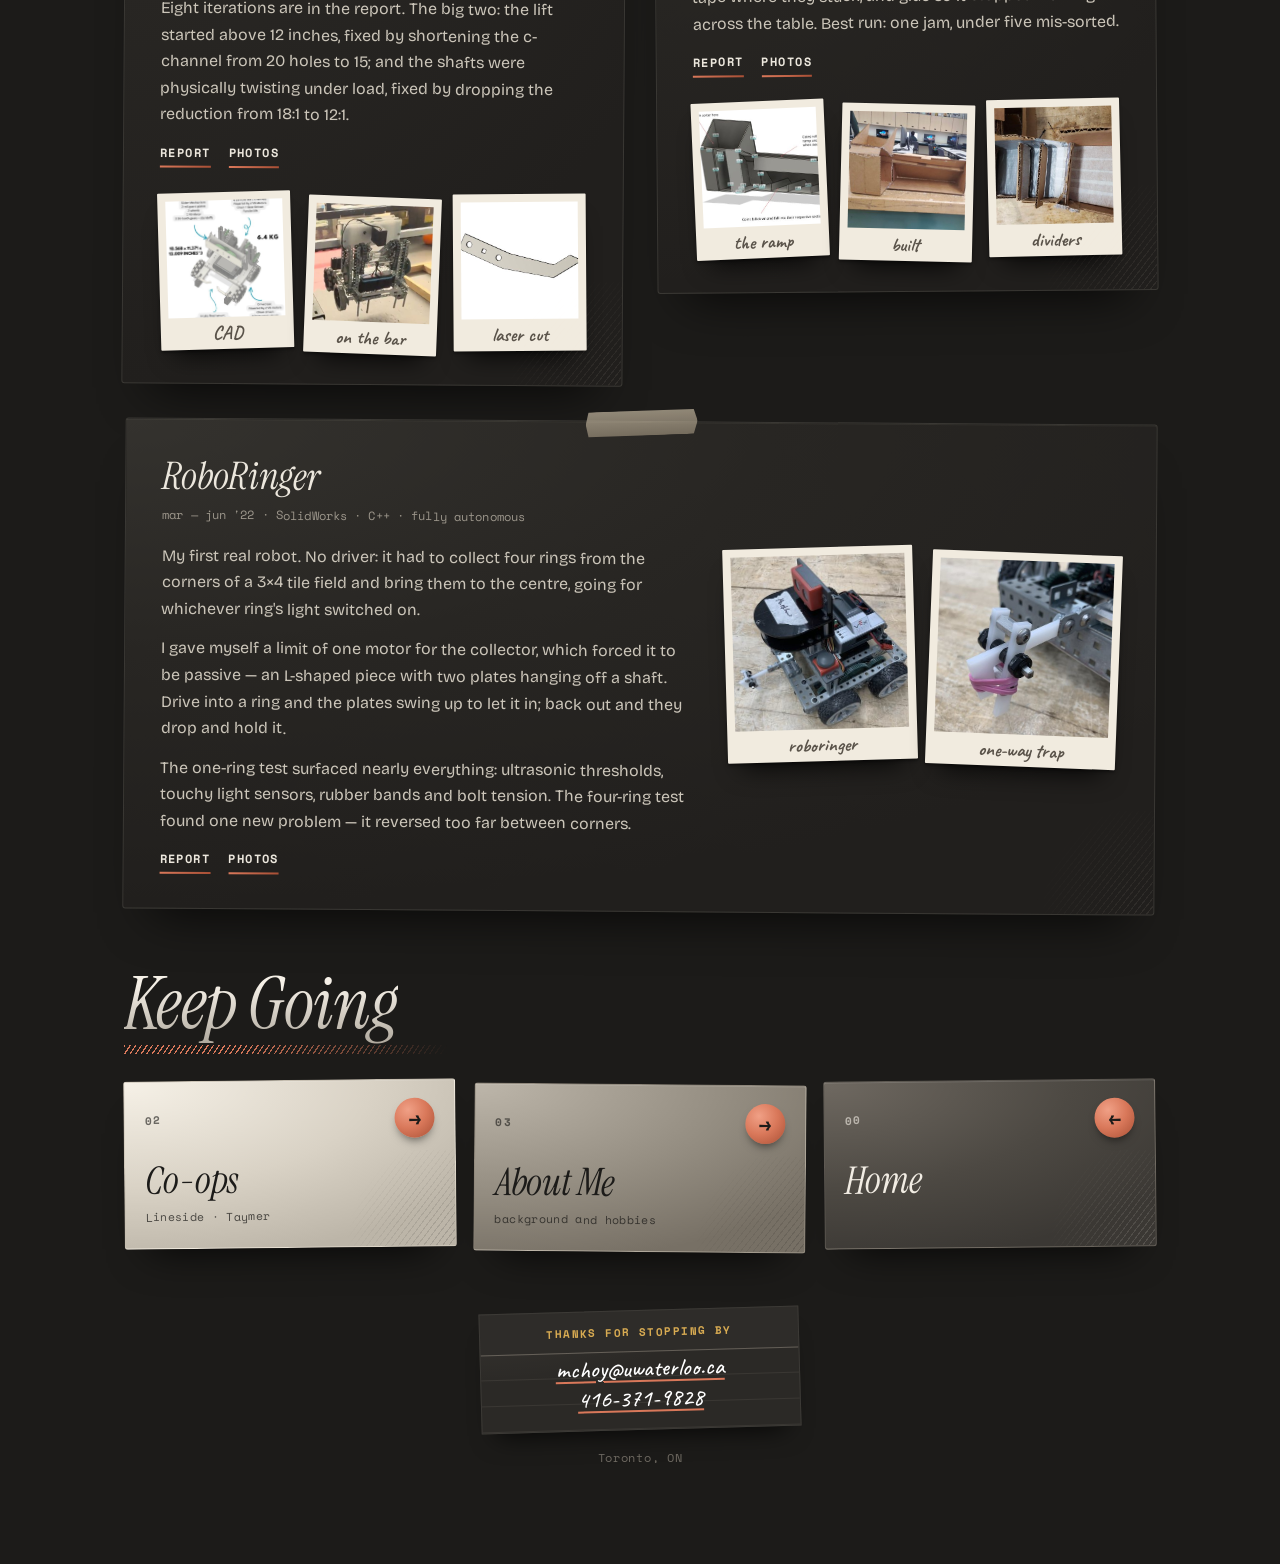
<file: projects.html>
<!DOCTYPE html>
<html lang="en">
<head>
<meta charset="utf-8">
<meta name="viewport" content="width=device-width, initial-scale=1">
<title>Projects — Matthew Choy</title>
<meta name="description" content="Projects by Matthew Choy — a VEX SLAM rover, an RC airplane, competition robots and a mechanical coin sorter.">
<meta name="author" content="Matthew Choy">
<meta property="og:title" content="Projects — Matthew Choy">
<meta property="og:image" content="assets/rover-build.jpg">
<meta property="og:type" content="website">
<meta name="theme-color" content="#1c1b19">

<link rel="preconnect" href="https://fonts.googleapis.com">
<link rel="preconnect" href="https://fonts.gstatic.com" crossorigin>
<link href="https://fonts.googleapis.com/css2?family=Bricolage+Grotesque:opsz,wght@12..96,400;12..96,600;12..96,800&family=Instrument+Serif:ital@0;1&family=Caveat:wght@500;700&family=Space+Mono:wght@400;700&display=swap" rel="stylesheet">
<link rel="stylesheet" href="styles.css?v=44">
<link rel="icon" href="data:image/svg+xml,<svg xmlns='http://www.w3.org/2000/svg' viewBox='0 0 32 32'><defs><radialGradient id='g' cx='.35' cy='.3' r='.75'><stop offset='0' stop-color='%23fff'/><stop offset='.5' stop-color='%23888'/><stop offset='1' stop-color='%23111'/></radialGradient></defs><circle cx='16' cy='16' r='13' fill='url(%23g)'/></svg>">
</head>

<body>
<svg class="gesture" viewBox="0 0 1000 1000" preserveAspectRatio="xMidYMid slice" aria-hidden="true">
  <ellipse class="g-acc" cx="780" cy="180" rx="220" ry="200"/>
  <ellipse cx="786" cy="176" rx="208" ry="210" transform="rotate(-6 786 176)"/>
  <path d="M0 360 C 300 330, 660 310, 1000 290"/>
  <path d="M120 0 C 160 320, 90 700, 180 1000"/>
  <ellipse cx="560" cy="860" rx="170" ry="130" transform="rotate(8 560 860)"/>
</svg>

<!-- ============================================================ TOP NAV -->
<header class="topnav">
  <div class="topnav__in">
    <a class="topnav__name" href="index.html"><span class="it">Matthew</span> Choy</a>
    <nav class="topnav__links" aria-label="Pages">
      <a href="index.html">home</a>
      <a href="projects.html" aria-current="page">projects</a>
      <a href="coops.html">co-ops</a>
      <a href="about.html">about</a>
      <a class="btn btn--ink" href="resume.pdf" target="_blank" rel="noopener">resume</a>
    </nav>
  </div>
</header>

<main class="book">

  <!-- ========================================================== PAGE HEAD -->
  <div class="page-head">
    <p class="pencil">01 · projects</p>
    <h1 class="page-title"><span class="it">Previous</span> Projects</h1>
    <svg class="stroke" viewBox="0 0 300 26" aria-hidden="true"><path class="s1" d="M4 17 C 60 7, 118 21, 178 11 S 262 6, 296 14"/><path class="s2" d="M14 21 C 80 13, 150 22, 214 15 S 276 12, 292 18"/></svg>
    <p class="page-lede">Robots and mechanisms I've built since 2022. Most have a full
       engineering report linked if you want the details. The CNC machine I'm building
       now is on the <a href="index.html#cnc">home page</a>.</p>
  </div>

  <!-- =========================================================== PROJECTS -->
  <section id="projects" aria-label="Projects">
    <div class="proj-grid">

      <article class="sheet proj tilt-l" id="rover">
        <span class="tape" aria-hidden="true"></span>
        <h2 class="proj__h">VEX SLAM Rover</h2>
        <p class="meta">oct — dec '25 · MTE 121 · with a partner · C++</p>
        <p>Scoped as a Mars exploration rover: drive into an unknown space, look around,
           and come back with a map. A distance sensor on a rotating platform takes a 360°
           scan, and the readings become a 128×128 occupancy grid drawn live on the VEX
           Brain's screen.</p>
        <p>Position comes from the motor encoders and an inertial sensor, so the robot
           always knows its x and y relative to where it started — without that, a scan
           is just a pile of distances with nothing to anchor them to.</p>
        <p>I designed the cable-driven telescopic slider that raises the sensor, so it
           can scan at two heights and catch obstacles a single sweep would miss.</p>
        <p class="links">
          <a href="https://drive.google.com/file/d/1d2-3MdF99NJuwbugCJHmPAH8A4QmOFqb/view" target="_blank" rel="noopener">report</a>
          <a href="https://github.com/dbyun1120/MTE-121-VEX-ROVER-PROJECT" target="_blank" rel="noopener">code</a>
          <a href="https://drive.google.com/drive/folders/1uRug4hbI19VGy6pP-b8p6wY-o9qBWWTe" target="_blank" rel="noopener">photos</a>
        </p>
        <div class="photo-row">
          <a class="photo" href="assets/rover-build.jpg" data-lb="the rover">
            <img src="assets/rover-build.jpg" alt="VEX mapping rover" loading="lazy"><span class="cap">rover</span></a>
          <a class="photo" href="assets/rover-map.jpg" data-lb="a map drawn on the Brain">
            <img src="assets/rover-map.jpg" alt="Map on the VEX Brain" loading="lazy"><span class="cap">the map</span></a>
          <a class="photo" href="assets/rover-slider.jpg" data-lb="telescopic slider, extended">
            <img src="assets/rover-slider.jpg" alt="The telescopic slider" loading="lazy"><span class="cap">slider up</span></a>
        </div>
      </article>

      <article class="sheet proj tilt-r" id="plane">
        <span class="tape" aria-hidden="true"></span>
        <h2 class="proj__h">RC Airplane</h2>
        <p class="meta">jun — aug '25 · solo · brushless · ESC · LiPo</p>
        <p>A plane built out of cardboard around a brushless motor, ESC and LiPo pack,
           with all the soldering done by hand.</p>
        <p>Getting it to fly was almost entirely a centre-of-gravity problem. Nose-heavy
           and it dives; tail-heavy and it stalls out of every turn. I moved the
           electronics around inside the fuselage between flights — about 20 of them —
           until it flew level and turned without dropping.</p>
        <div class="photo-row">
          <a class="photo" href="assets/plane-table.jpg" data-lb="the airframe">
            <img src="assets/plane-table.jpg" alt="Cardboard RC airplane" loading="lazy"><span class="cap">cardboard</span></a>
          <a class="photo" href="assets/plane-flight.jpg" data-lb="airborne">
            <img src="assets/plane-flight.jpg" alt="The plane flying" loading="lazy"><span class="cap">it flies</span></a>
          <a class="photo" href="assets/plane-front.jpg" data-lb="front view">
            <img src="assets/plane-front.jpg" alt="Front of the plane" loading="lazy"><span class="cap">front</span></a>
        </div>
      </article>

      <article class="sheet proj tilt-r" id="rails">
        <span class="tape" aria-hidden="true"></span>
        <h2 class="proj__h">Off the Rails</h2>
        <p class="meta">mar — jun '23 · CAD · C++ · laser cutting</p>
        <p>A competition robot that had to collect balls, pull itself onto a metal bar,
           and traverse it to drop them into a scoring box. 90-second matches, 12 balls,
           and it had to start inside a 12-inch cube.</p>
        <p>The lift is a four-bar through a two-stage reduction — a 6-tooth gear into a
           36, then a 6-tooth sprocket chained to a 12. I added two laser-cut parts of my
           own: fingers to pick the balls up and a slider to travel along the bar.</p>
        <p>Eight iterations are in the report. The big two: the lift started above 12
           inches, fixed by shortening the c-channel from 20 holes to 15; and the shafts
           were physically twisting under load, fixed by dropping the reduction from 18:1
           to 12:1.</p>
        <p class="links">
          <a href="https://docs.google.com/document/d/1jb1o7XG2V8cJRfRli8fYbI5PiXXu0HcqnN88wll98NY/edit" target="_blank" rel="noopener">report</a>
          <a href="https://drive.google.com/drive/folders/14vkinyDvOCytIhgQ4ZsrYfPz1XQ7P-KU" target="_blank" rel="noopener">photos</a>
        </p>
        <div class="photo-row">
          <a class="photo" href="assets/rails-cad-annotated.jpg" data-lb="annotated CAD">
            <img src="assets/rails-cad-annotated.jpg" alt="Robot CAD" loading="lazy"><span class="cap">CAD</span></a>
          <a class="photo" href="assets/rails-build.jpg" data-lb="on the bar">
            <img src="assets/rails-build.jpg" alt="Robot on the bar" loading="lazy"><span class="cap">on the bar</span></a>
          <a class="photo" href="assets/rails-part.jpg" data-lb="a laser-cut part">
            <img src="assets/rails-part.jpg" alt="Laser-cut part" loading="lazy"><span class="cap">laser cut</span></a>
        </div>
      </article>

      <article class="sheet proj tilt-l" id="coin">
        <span class="tape" aria-hidden="true"></span>
        <h2 class="proj__h">Coin Sorter</h2>
        <p class="meta">oct '22 — jan '23 · Fusion 360 · no electronics</p>
        <p>Sorts pennies, nickels, quarters and loonies with nothing but geometry: coins
           roll down a ramp whose gap widens as it goes, so each one drops through where
           the opening first exceeds its diameter. On test day it got 18 pennies, 15
           quarters, 10 nickels and 10 loonies dumped in at once.</p>
        <p>Almost every problem was flow, not sorting. I narrowed the ramp so coins went
           single file, added a beam at the entry sized for one coin, a small drop to
           bleed off speed, tape where they stuck, and glue so it stopped walking across
           the table. Best run: one jam, under five mis-sorted.</p>
        <p class="links">
          <a href="https://docs.google.com/document/d/1kRJGRont3llABzIRHwoJpoB6Kgmsg0amAQZpqQOkccg/edit" target="_blank" rel="noopener">report</a>
          <a href="https://drive.google.com/drive/folders/1UV6z1dgTwn5L1nW1lzlJw52tdguiYakS" target="_blank" rel="noopener">photos</a>
        </p>
        <div class="photo-row">
          <a class="photo" href="assets/coin-cad-annotated.jpg" data-lb="the graduated ramp">
            <img src="assets/coin-cad-annotated.jpg" alt="Coin sorter CAD" loading="lazy"><span class="cap">the ramp</span></a>
          <a class="photo" href="assets/coin-build.jpg" data-lb="the built sorter">
            <img src="assets/coin-build.jpg" alt="Built coin sorter" loading="lazy"><span class="cap">built</span></a>
          <a class="photo" href="assets/coin-dividers.jpg" data-lb="bin dividers">
            <img src="assets/coin-dividers.jpg" alt="Bin dividers" loading="lazy"><span class="cap">dividers</span></a>
        </div>
      </article>

      <article class="sheet proj proj--wide tilt-r" id="roboringer">
        <span class="tape" aria-hidden="true"></span>
        <h2 class="proj__h">RoboRinger</h2>
        <p class="meta">mar — jun '22 · SolidWorks · C++ · fully autonomous</p>
        <div class="proj__split">
          <div>
            <p>My first real robot. No driver: it had to collect four rings from the corners
               of a 3×4 tile field and bring them to the centre, going for whichever ring's
               light switched on.</p>
            <p>I gave myself a limit of one motor for the collector, which forced it to be
               passive — an L-shaped piece with two plates hanging off a shaft. Drive into a
               ring and the plates swing up to let it in; back out and they drop and hold it.</p>
            <p>The one-ring test surfaced nearly everything: ultrasonic thresholds, touchy
               light sensors, rubber bands and bolt tension. The four-ring test found one new
               problem — it reversed too far between corners.</p>
            <p class="links">
              <a href="https://docs.google.com/document/d/1fgphLA_HZXvE9KPOQdw9dTwOofeH73d19Lo9OPWfCr0/edit" target="_blank" rel="noopener">report</a>
              <a href="https://drive.google.com/drive/folders/1vW2-Z7G83CQPf5Mx5Y-anQTTlI4Y9bH8" target="_blank" rel="noopener">photos</a>
            </p>
          </div>
          <div class="photo-row photo-row--2">
            <a class="photo" href="assets/roboringer-build.jpg" data-lb="RoboRinger">
              <img src="assets/roboringer-build.jpg" alt="RoboRinger" loading="lazy"><span class="cap">roboringer</span></a>
            <a class="photo" href="assets/roboringer-mech.jpg" data-lb="the one-way collector">
              <img src="assets/roboringer-mech.jpg" alt="One-way collector" loading="lazy"><span class="cap">one-way trap</span></a>
          </div>
        </div>
      </article>

    </div>
  </section>

  <!-- ========================================================= KEEP GOING -->
  <section id="more">
    <h2 class="sec-h">Keep Going</h2>
    <nav class="tiles tiles--3 tiles--small" aria-label="More pages">
    <a class="tile tile--1" href="coops.html">
      <span class="tile__top"><span class="tile__no">02</span><span class="tile__arrow" aria-hidden="true">→</span></span>
      <span><span class="tile__title">Co-ops</span><span class="tile__sub">Lineside · Taymer</span></span>
    </a>
    <a class="tile tile--2" href="about.html">
      <span class="tile__top"><span class="tile__no">03</span><span class="tile__arrow" aria-hidden="true">→</span></span>
      <span><span class="tile__title">About Me</span><span class="tile__sub">background and hobbies</span></span>
    </a>
    <a class="tile tile--3" href="index.html">
      <span class="tile__top"><span class="tile__no">00</span><span class="tile__arrow" aria-hidden="true">←</span></span>
      <span><span class="tile__title">Home</span><span class="tile__sub" aria-hidden="true">&nbsp;</span></span>
    </a>
    </nav>
  </section>

  <!-- ============================================================= FOOTER -->
  <footer class="signoff">
    <div class="idx idx--footer">
      <span class="idx__when">thanks for stopping by</span>
      <p><a href="mailto:mchoy@uwaterloo.ca">mchoy@uwaterloo.ca</a></p>
      <p><a href="tel:+14163719828">416-371-9828</a></p>
    </div>
    <p class="fine">Toronto, ON</p>
  </footer>

</main>

<div class="lb" id="lb" hidden>
  <img id="lbImg" alt="">
  <p id="lbCap"></p>
</div>

<script src="main.js?v=44"></script>
</body>
</html>
</file>
<file: styles.css>
/* Matthew Choy — charcoal & chalk
   Warm graphite greys, like charcoal on toned paper. Two drawing chalks for
   emphasis, used sparingly:
     sanguine (red-brown)  — actions and things worth noticing
     yellow ochre          — dates
   The photographs are the only full-colour thing on the page. */
:root{
  --ground:#1c1b19;
  --edge:#3a3834;
  --fg:#ece7dd;          /* chalk            */
  --fg2:#cbc5b9;         /* body text        */
  --fg3:#9c968b;         /* meta             */
  --fg4:#6f6a62;
  --v1:#e6e1d6; --v2:#bdb7ab; --v3:#908a7f; --v4:#655f57; --v5:#3f3b36; --v6:#262421;
  --print:#f1ebdf;       /* photo mats       */
  --accent:#d9785a;      /* sanguine         */
  --accent-lt:#eca78d;
  --accent-dk:#a84f35;
  --ochre:#d8ab52;       /* yellow ochre     */
  --serif:"Instrument Serif","Iowan Old Style","Palatino Linotype",Georgia,serif;
  --display:"Bricolage Grotesque",ui-sans-serif,system-ui,sans-serif;
  --pencil:"Caveat","Segoe Print",cursive;
  --mono:"Space Mono",ui-monospace,Menlo,Consolas,monospace;
  --spring:cubic-bezier(.2,.8,.2,1);
}
*,*::before,*::after{box-sizing:border-box}
html{-webkit-text-size-adjust:100%;scroll-behavior:smooth;background:var(--ground)}
body{
  margin:0;color:var(--fg2);
  font-family:var(--display);font-size:16px;line-height:1.66;
  -webkit-font-smoothing:antialiased;
  overflow-x:hidden;overflow-x:clip;
  background-color:var(--ground);
  /* charcoal rubbed into toned paper */
  background-image:
    radial-gradient(38% 30% at 10% 12%,rgba(255,240,220,.07),transparent 70%),
    radial-gradient(30% 24% at 92% 34%,rgba(255,240,220,.05),transparent 70%),
    radial-gradient(42% 30% at 24% 76%,rgba(255,240,220,.045),transparent 70%),
    radial-gradient(34% 26% at 80% 94%,rgba(255,240,220,.05),transparent 70%),
    radial-gradient(26% 20% at 70% 14%,rgba(217,120,90,.05),transparent 70%),
    linear-gradient(115deg,rgba(255,240,220,.025) 0%,transparent 40%,rgba(255,240,220,.02) 80%);
  background-attachment:fixed;
}
/* chalky grain over everything */
body::after{content:"";position:fixed;inset:0;pointer-events:none;z-index:40;opacity:.06;
  background-image:url("data:image/svg+xml;utf8,<svg xmlns='http://www.w3.org/2000/svg' width='240' height='240'><filter id='n'><feTurbulence type='fractalNoise' baseFrequency='.85' numOctaves='3' stitchTiles='stitch'/><feColorMatrix values='0 0 0 0 1  0 0 0 0 .96  0 0 0 0 .9  0 0 0 .9 0'/></filter><rect width='100%' height='100%' filter='url(%23n)'/></svg>")}
/* loose construction lines behind the page, like the start of a figure drawing */
.gesture{position:fixed;inset:0;width:100%;height:100%;pointer-events:none;z-index:0}
.gesture *{fill:none;stroke:rgba(255,240,220,.055);stroke-width:1.3;vector-effect:non-scaling-stroke}
.gesture .g-acc{stroke:rgba(217,120,90,.16)}
img{max-width:100%;display:block}
h1,h2,h3,p{margin:0}
a{color:inherit}
b{font-weight:700;color:var(--accent-lt)}
::selection{background:var(--accent);color:var(--ground)}
.book{position:relative;z-index:1;max-width:1080px;margin:0 auto;padding:60px 24px 96px;
  display:flex;flex-direction:column;gap:56px}
section,header{scroll-margin-top:92px}
/* =============================================================== PANELS */
.sheet{position:relative;border:1px solid var(--edge);border-radius:3px;
  padding:38px 36px 34px;
  /* lit from the top-left, like a sheet under a desk lamp */
  background:radial-gradient(130% 100% at 0% 0%,#34322e 0%,#282623 48%,#211f1d 100%);
  box-shadow:inset 0 1px 0 rgba(255,240,220,.06),0 34px 50px -30px rgba(0,0,0,.75);
  transition:transform .45s var(--spring),box-shadow .45s var(--spring)}
/* hatching in the corner, fading out */
.sheet::after{content:"";position:absolute;right:0;bottom:0;width:130px;height:104px;
  pointer-events:none;border-radius:0 0 3px 0;
  background:repeating-linear-gradient(-52deg,rgba(255,240,220,.08) 0 1px,transparent 1px 5px);
  -webkit-mask-image:radial-gradient(circle at 100% 100%,#000 0%,transparent 72%);
          mask-image:radial-gradient(circle at 100% 100%,#000 0%,transparent 72%)}
.sheet p{color:var(--fg2);margin-bottom:13px}
.sheet p:last-child{margin-bottom:0}
.sheet--toned{background:radial-gradient(130% 100% at 100% 0%,#3b3834 0%,#2d2b27 50%,#242220 100%)}
.sheet--grid{background-color:#242220;
  background-image:linear-gradient(rgba(255,240,220,.05) 1px,transparent 1px),
                   linear-gradient(90deg,rgba(255,240,220,.05) 1px,transparent 1px),
                   radial-gradient(120% 90% at 0% 0%,rgba(255,240,220,.06),transparent 60%);
  background-size:22px 22px,22px 22px,100% 100%}
.tilt-l{transform:rotate(-.45deg)}
.tilt-r{transform:rotate(.4deg)}
.sheet:hover,.badge:hover{transform:rotate(0) translateY(-3px);
  box-shadow:inset 0 1px 0 rgba(255,240,220,.07),0 40px 56px -30px rgba(0,0,0,.85)}
/* masking tape */
.tape{position:absolute;top:-12px;left:50%;width:112px;height:26px;z-index:3;
  transform:translateX(-50%) rotate(-3deg);pointer-events:none;
  background:linear-gradient(180deg,rgba(220,206,180,.62),rgba(176,162,138,.56));
  clip-path:polygon(3% 0,97% 5%,100% 50%,96% 100%,2% 95%,0 48%)}
.tape--l{left:10%;transform:translateX(-50%) rotate(-9deg)}
.tape--r{left:90%;transform:translateX(-50%) rotate(8deg)}
/* =============================================================== TYPE */
.sec-h{position:relative;display:inline-block;align-self:flex-start;
  font-family:var(--serif);font-style:italic;font-weight:400;
  font-size:clamp(44px,6vw,72px);line-height:1;letter-spacing:-.01em;
  padding-bottom:14px;margin-bottom:26px;
  background:linear-gradient(180deg,#f5f0e7 20%,#a39c90 100%);
  -webkit-background-clip:text;background-clip:text;color:transparent}
/* sanguine hatching under each heading, fading out */
.sec-h::after{content:"";position:absolute;left:0;right:-18%;bottom:0;height:9px;
  background:repeating-linear-gradient(-56deg,var(--accent) 0 1.2px,transparent 1.2px 4.6px);
  -webkit-mask-image:linear-gradient(90deg,#000 0%,#000 35%,transparent 100%);
          mask-image:linear-gradient(90deg,#000 0%,#000 35%,transparent 100%)}
.sheet .sec-h{font-size:clamp(36px,4.2vw,50px);margin-bottom:22px}
.pencil{font-family:var(--pencil);font-weight:700;font-size:25px;line-height:1.1;
  color:#aaa397;display:inline-block;transform:rotate(-2deg)}
.sign .pencil{color:var(--accent)}
.pencil--small{font-size:21px;margin-top:8px}
/* ============================================================== HEADER */
.sign{display:grid;grid-template-columns:260px 1fr;gap:46px;align-items:center;
  padding:50px 52px 48px}
.sign h1{font-family:var(--serif);font-weight:400;font-size:clamp(68px,10vw,132px);
  line-height:.84;letter-spacing:-.015em;margin:8px 0 6px;
  background:linear-gradient(172deg,#f7f2e9 25%,#bdb6aa 62%,#7a746a 100%);
  -webkit-background-clip:text;background-clip:text;color:transparent}
.sign h1 .it{font-style:italic}
/* a sanguine chalk stroke under the name */
.stroke{display:block;width:min(330px,80%);height:26px;margin:0 0 18px -4px;overflow:visible}
.stroke path{fill:none;stroke-linecap:round}
.stroke .s1{stroke:var(--accent);stroke-width:3.4;opacity:.95}
.stroke .s2{stroke:var(--accent);stroke-width:1.4;opacity:.45}
.sign__sub{font-size:17px;max-width:46ch;color:var(--fg2)}
.sign__sub + .sign__sub{margin-top:10px}
/* a handwritten hello in sanguine chalk */
.hi{display:inline-block;font-family:var(--pencil);font-weight:700;font-size:48px;line-height:1;
  color:var(--accent);transform:rotate(-5deg);transform-origin:left bottom;margin:0 0 8px 2px}
.btns{display:flex;flex-wrap:wrap;gap:10px;margin-top:26px}
.btn{display:inline-flex;align-items:center;font-family:var(--mono);font-weight:700;
  font-size:12px;letter-spacing:.14em;text-transform:uppercase;text-decoration:none;
  color:var(--fg);padding:10px 16px;border:1.5px solid rgba(236,231,221,.55);border-radius:2px;
  background:linear-gradient(180deg,#36332f,#252320);
  transition:transform .15s,background .25s,color .25s,border-color .25s}
.btn:hover{color:var(--ground);background:linear-gradient(180deg,#f7f2e9,#d2cbbf);border-color:#f7f2e9}
.btn:active{transform:translateY(2px)}
.btn:focus-visible{outline:2px solid var(--accent);outline-offset:3px}
/* email + resume: the two things worth clicking, in sanguine */
.btn--ink{color:#1c1b19;border-color:#e58b6e;background:linear-gradient(180deg,#e58b6e,var(--accent-dk))}
.btn--ink:hover{color:#1c1b19;border-color:#f0a086;background:linear-gradient(180deg,#f0a086,#c2644a)}

/* ============================================================== PHOTOS */
.photo{position:relative;display:block;background:var(--print);padding:8px 8px 32px;
  text-decoration:none;color:#222;border-radius:1px;cursor:zoom-in;
  box-shadow:0 2px 3px rgba(0,0,0,.4),0 18px 26px -14px rgba(0,0,0,.85);
  transform:rotate(-2deg);transition:transform .35s var(--spring),box-shadow .35s}
.photo img{width:100%;aspect-ratio:1/1;object-fit:cover;background:#ddd}
.photo .cap{position:absolute;left:0;right:0;bottom:6px;text-align:center;
  font-family:var(--pencil);font-weight:700;font-size:19px;line-height:1;color:#5a534a}
.photo:hover{transform:rotate(0) scale(1.05);z-index:5;
  box-shadow:0 3px 4px rgba(0,0,0,.4),0 28px 36px -14px rgba(0,0,0,.95)}
.photo:focus-visible{outline:2px solid var(--accent);outline-offset:3px}
.photo--me{transform:rotate(-3.5deg);padding:12px 12px 44px}
.photo--me img{aspect-ratio:4/5}
.photo--me .cap{font-size:24px;bottom:9px}
.photo-row{display:grid;grid-template-columns:repeat(3,1fr);gap:14px;margin-top:24px}
.photo-row .photo:nth-child(2){transform:rotate(1.8deg) translateY(4px)}
.photo-row .photo:nth-child(3){transform:rotate(-.8deg)}
.photo-row .photo:hover{transform:rotate(0) scale(1.06)}
.photo-row--2{grid-template-columns:1fr 1fr;margin-top:0;align-content:start}
/* the lead shot of the CNC, above the strip of thumbnails. full 4:3 frame —
   the top of the Z axis sits right at the edge, so any crop beheads it */
.photo--lead{width:min(640px,100%);margin:32px auto 0;padding:12px 12px 42px;
  transform:rotate(-.6deg)}
.photo--lead img{aspect-ratio:4/3}
.photo--lead .cap{font-size:23px;bottom:9px}
.photo--lead + .photo-grid{margin-top:26px}
.photo-grid{display:grid;grid-template-columns:repeat(6,1fr);gap:18px;margin-top:30px}
.photo-grid .photo:nth-child(odd){transform:rotate(-2.2deg)}
.photo-grid .photo:nth-child(even){transform:rotate(1.8deg) translateY(6px)}
.photo-grid .photo:nth-child(3n){transform:rotate(-.8deg)}
.photo-grid .photo:hover{transform:rotate(0) scale(1.06)}

/* ============================================ UPDATES — chalk on slate */
.idxs{display:grid;grid-template-columns:repeat(4,1fr);gap:22px}
.idx{position:relative;min-height:172px;padding:12px 18px 18px;border:1px solid #3c3a36;
  background-color:#2b2926;
  background-image:
    linear-gradient(rgba(255,240,220,.26),rgba(255,240,220,.26)),
    linear-gradient(#2e2c29,#2e2c29),
    repeating-linear-gradient(180deg,transparent 0 25px,rgba(255,240,220,.07) 25px 26px),
    radial-gradient(120% 100% at 0% 0%,rgba(255,240,220,.06),transparent 60%);
  background-size:100% 1px,100% 40px,100% 26px,100% 100%;
  background-position:0 40px,0 0,0 14px,0 0;
  background-repeat:no-repeat,no-repeat,repeat,no-repeat;
  box-shadow:0 18px 26px -16px rgba(0,0,0,.8);
  transition:transform .35s var(--spring)}
.idx:nth-child(1){transform:rotate(-1.6deg)}
.idx:nth-child(2){transform:rotate(1.2deg) translateY(7px)}
.idx:nth-child(3){transform:rotate(-.7deg)}
.idx:nth-child(4){transform:rotate(1.6deg) translateY(4px)}
.idx:hover{transform:rotate(0) translateY(-4px)}
.idx__when{display:block;height:28px;font-family:var(--mono);font-weight:700;font-size:11px;
  letter-spacing:.13em;text-transform:uppercase;color:var(--ochre)}
.idx p{font-family:var(--pencil);font-weight:500;font-size:22px;line-height:26px;
  color:#efe9de;padding-top:4px}
/* =================================================== ABOUT/OUTSIDE */
.row-2{display:grid;grid-template-columns:1.45fr 1fr;gap:30px;align-items:start}
.hobby{display:grid;grid-template-columns:56px 1fr;gap:15px;align-items:center;margin-bottom:17px}
.hobby p{margin:0}
.hobby__icon{width:56px;height:56px;border-radius:50%;display:grid;place-items:center;
  /* a small lit sphere with the icon drawn on it in sanguine */
  background:radial-gradient(circle at 33% 28%,#fbf6ec 0%,#b4ada1 38%,#4d4842 72%,#655f57 100%);
  box-shadow:0 10px 14px -6px rgba(0,0,0,.8);transition:transform .3s var(--spring)}
.hobby__icon svg{width:30px;height:30px;fill:none;stroke:var(--accent-dk);stroke-width:2.2;
  stroke-linecap:round;stroke-linejoin:round}
.hobby:hover .hobby__icon{transform:scale(1.08) rotate(-6deg)}
/* ================================================================ CNC */
.cnc__head{display:flex;flex-wrap:wrap;align-items:flex-end;gap:12px 22px}
.stripes{display:inline-block;padding:4px;margin-bottom:30px;transform:rotate(2deg);
  background:repeating-linear-gradient(-45deg,var(--ochre) 0 9px,#1c1b19 9px 18px);
  box-shadow:0 4px 8px -2px rgba(0,0,0,.7)}
.stripes span{display:block;background:#1c1b19;color:var(--ochre);font-family:var(--mono);
  font-weight:700;font-size:11px;letter-spacing:.16em;text-transform:uppercase;padding:5px 10px}
.cols{display:grid;grid-template-columns:1fr 1fr;gap:10px 36px}
/* =========================================================== PROJECTS */
.proj-grid{display:grid;grid-template-columns:1fr 1fr;gap:36px 30px;align-items:start}
.proj h3,.proj__h{font-family:var(--serif);font-style:italic;font-weight:400;
  font-size:clamp(30px,3.2vw,38px);letter-spacing:-.005em;line-height:1.05;
  margin-bottom:8px;color:var(--fg)}
.proj--wide{grid-column:1/-1}
.proj__split{display:grid;grid-template-columns:1.35fr 1fr;gap:32px;align-items:start}
.meta{font-family:var(--mono);font-size:12px;letter-spacing:.01em;
  color:var(--fg3)!important;margin-bottom:18px!important}
.links{display:flex;flex-wrap:wrap;gap:6px 18px;margin-top:2px}
.links a{font-family:var(--mono);font-weight:700;font-size:12px;letter-spacing:.12em;
  text-transform:uppercase;text-decoration:none;color:var(--fg);padding:2px 0 5px;
  background:linear-gradient(90deg,var(--accent),var(--accent-dk)) no-repeat 0 100%/100% 2px;
  transition:background-size .25s,color .25s}
.links a:hover{background-size:100% 100%;color:var(--ground);padding-inline:6px;margin-inline:-6px}
.links a:focus-visible{outline:2px solid var(--accent);outline-offset:3px}
/* ============================================================= CO-OPS */
.badges{display:grid;grid-template-columns:1fr 1fr;gap:34px;align-items:start}
.badge{position:relative;border:1px solid var(--edge);border-radius:14px;margin-top:22px;
  background:radial-gradient(130% 100% at 0% 0%,#33312d 0%,#262421 55%,#201f1c 100%);
  box-shadow:inset 0 1px 0 rgba(255,240,220,.06),0 34px 50px -30px rgba(0,0,0,.75);
  transition:transform .45s var(--spring),box-shadow .45s}
.badge__clip{position:absolute;top:-25px;left:50%;width:30px;height:35px;z-index:2;
  transform:translateX(-50%);border-radius:5px 5px 3px 3px;
  background:linear-gradient(90deg,#77726a,#f4efe6 42%,#b8b1a6 60%,#77726a);
  box-shadow:0 3px 5px rgba(0,0,0,.6)}
.badge__band{position:relative;color:#1c1b19;border-radius:13px 13px 0 0;padding:34px 24px 18px;
  background:linear-gradient(135deg,#f1ebdf 0%,#a8a195 100%)}
.badge--mid .badge__band{color:#f1ece3;background:linear-gradient(135deg,#716b62 0%,#36332e 100%)}
.badge__slot{position:absolute;top:12px;left:50%;width:56px;height:10px;
  transform:translateX(-50%);border-radius:6px;background:rgba(0,0,0,.4);
  box-shadow:inset 0 1px 2px rgba(0,0,0,.6)}
.badge__co{font-weight:800;font-size:19px;letter-spacing:-.01em;line-height:1.2}
.badge__body{padding:22px 24px 26px}
.badge__role{font-family:var(--serif);font-style:italic;font-weight:400;font-size:30px;
  letter-spacing:-.005em;color:var(--fg)!important;line-height:1.1;margin-bottom:4px!important}
.badge__when{font-family:var(--mono);font-size:12px;color:var(--ochre)!important;
  margin-bottom:14px!important}
.badge p{color:var(--fg2);margin-bottom:10px}
.badge p:last-child{margin-bottom:0}
/* ============================================================= SKILLS */
.skrow{display:grid;grid-template-columns:130px 1fr;gap:16px;align-items:center;
  padding:13px 0;border-bottom:1px dashed rgba(255,240,220,.13)}
.skrow:last-of-type{border-bottom:0}
.skrow__k{font-family:var(--pencil);font-weight:700;font-size:24px;color:var(--accent)!important;
  margin:0!important}
.chips{display:flex;flex-wrap:wrap;gap:8px}
.chips span{font-weight:600;font-size:14px;line-height:1;padding:9px 14px;border-radius:999px;
  transition:transform .2s var(--spring),box-shadow .2s}
.chips span:hover{transform:translateY(-2px);box-shadow:0 0 0 2px var(--accent)}
/* each row at a different value, light to dark */
.skrow--1 .chips span{background:linear-gradient(180deg,#f4efe5,#cdc6b9);color:#1c1b19}
.skrow--2 .chips span{background:linear-gradient(180deg,#b8b1a5,#877f73);color:#1c1b19}
.skrow--3 .chips span{background:linear-gradient(180deg,#645f57,#3d3934);color:#f1ece3;
  border:1px solid rgba(255,240,220,.14)}
.skrow--4 .chips span{background:linear-gradient(180deg,#302e2a,#1f1e1b);color:#e9e3d8;
  border:1px solid rgba(255,240,220,.26)}
/* chips outside a skill row (controls section) */
.chips--lone{margin-top:16px}
.chips--lone span{background:linear-gradient(180deg,#f4efe5,#cdc6b9);color:#1c1b19}
/* ============================================================= FOOTER */
.signoff{display:flex;flex-direction:column;align-items:center;gap:18px;padding-top:6px}
.idx--footer{min-height:0;width:min(320px,100%);text-align:center;transform:rotate(-1.4deg)}
.idx--footer p{font-size:24px}
.idx--footer a{color:#fff;text-decoration:underline;text-decoration-color:var(--accent);
  text-decoration-thickness:2px;text-underline-offset:4px}
.fine{font-family:var(--mono);font-size:12px;color:var(--fg4);letter-spacing:.06em}
/* ============================================================ LIGHTBOX */
.lb{position:fixed;inset:0;z-index:50;background:rgba(20,19,17,.95);
  display:flex;flex-direction:column;align-items:center;justify-content:center;
  gap:16px;padding:28px;cursor:zoom-out}
.lb[hidden]{display:none}
.lb img{max-width:100%;max-height:80vh;object-fit:contain;background:var(--print);padding:12px;
  border-radius:1px;box-shadow:0 20px 60px rgba(0,0,0,.7)}
.lb p{font-family:var(--pencil);font-weight:700;font-size:28px;color:var(--fg);margin:0}
/* ============================================================ TOP NAV */
.topnav{position:sticky;top:0;z-index:30;
  background:linear-gradient(180deg,rgba(28,27,25,.95),rgba(28,27,25,.85));
  -webkit-backdrop-filter:blur(10px);backdrop-filter:blur(10px);
  border-bottom:1px solid rgba(255,240,220,.1);
  box-shadow:0 12px 24px -20px rgba(0,0,0,.9)}
.topnav__in{max-width:1080px;margin:0 auto;padding:11px 24px;
  display:flex;align-items:center;justify-content:space-between;gap:8px 20px;flex-wrap:wrap}
.topnav__name{font-family:var(--serif);font-size:28px;line-height:1;color:var(--fg);
  text-decoration:none;white-space:nowrap;transition:color .2s}
.topnav__name .it{font-style:italic}
.topnav__name:hover{color:var(--accent-lt)}
.topnav__links{display:flex;flex-wrap:wrap;align-items:center;gap:4px}
.topnav__links a:not(.btn){font-family:var(--mono);font-weight:700;font-size:11.5px;
  letter-spacing:.13em;text-transform:uppercase;text-decoration:none;color:var(--fg2);
  padding:8px 12px;border:1px solid transparent;border-radius:2px;
  transition:color .2s,border-color .2s,background .2s}
.topnav__links a:not(.btn):hover{color:var(--fg);border-color:rgba(255,240,220,.28)}
.topnav__links a[aria-current="page"]{color:var(--fg);border-color:var(--accent);
  background:rgba(217,120,90,.14)}
.topnav__links a:focus-visible{outline:2px solid var(--accent);outline-offset:2px}
.topnav .btn{padding:8px 13px;margin-left:8px}
/* ======================================================= PAGE BUTTONS */
/* big tiles shaded at different values, like swatches on a value scale */
.tiles{display:grid;grid-template-columns:repeat(4,1fr);gap:18px}
.tiles--3{grid-template-columns:repeat(3,1fr)}
.tile{position:relative;display:flex;flex-direction:column;justify-content:space-between;
  gap:40px;min-height:220px;padding:18px 20px 22px;border-radius:3px;overflow:hidden;
  text-decoration:none;border:1px solid rgba(255,240,220,.16);
  box-shadow:inset 0 1px 0 rgba(255,255,255,.12),0 26px 40px -26px rgba(0,0,0,.85);
  transition:transform .35s var(--spring),box-shadow .35s var(--spring)}
.tile::after{content:"";position:absolute;right:0;bottom:0;width:120px;height:96px;
  pointer-events:none;opacity:.16;
  background:repeating-linear-gradient(-52deg,currentColor 0 1px,transparent 1px 5px);
  -webkit-mask-image:radial-gradient(circle at 100% 100%,#000 0%,transparent 72%);
          mask-image:radial-gradient(circle at 100% 100%,#000 0%,transparent 72%)}
.tile--1{color:#1c1b19;background:radial-gradient(130% 110% at 0% 0%,#f6f1e7 0%,#d9d2c5 58%,#bcb5a8 100%)}
.tile--2{color:#1c1b19;background:radial-gradient(130% 110% at 0% 0%,#bdb6aa 0%,#958e82 58%,#777065 100%)}
.tile--3{color:#f1ece3;background:radial-gradient(130% 110% at 0% 0%,#6f6961 0%,#4d4943 58%,#3b3834 100%)}
.tile--4{color:#f1ece3;background:radial-gradient(130% 110% at 0% 0%,#3d3a36 0%,#2b2926 58%,#211f1d 100%)}
.tile__top{display:flex;align-items:center;justify-content:space-between;gap:12px}
.tile__no{font-family:var(--mono);font-weight:700;font-size:11px;letter-spacing:.14em;opacity:.62}
.tile__arrow{flex:none;width:40px;height:40px;border-radius:50%;display:grid;place-items:center;
  font-size:19px;font-weight:700;line-height:1;color:#1c1b19;
  background:radial-gradient(circle at 34% 30%,#f0a086 0%,var(--accent) 48%,var(--accent-dk) 100%);
  box-shadow:0 6px 10px -4px rgba(0,0,0,.55);transition:transform .3s var(--spring)}
.tile__title{display:block;font-family:var(--serif);font-style:italic;font-weight:400;
  font-size:clamp(34px,3.6vw,46px);line-height:.95;letter-spacing:-.005em}
.tile__sub{display:block;margin-top:9px;font-family:var(--mono);font-size:11.5px;
  letter-spacing:.03em;opacity:.74}
.tiles .tile:nth-child(odd){transform:rotate(-.6deg)}
.tiles .tile:nth-child(even){transform:rotate(.5deg) translateY(4px)}
.tiles .tile:hover{transform:rotate(0) translateY(-5px);
  box-shadow:inset 0 -5px 0 var(--accent),inset 0 1px 0 rgba(255,255,255,.12),
             0 34px 48px -26px rgba(0,0,0,.95)}
.tile:hover .tile__arrow{transform:translateX(4px)}
.tile:hover .tile__arrow--down{transform:translateY(4px)}
.tile:focus-visible{outline:2px solid var(--accent);outline-offset:4px}
.tiles--small .tile{min-height:150px;gap:22px}
.tiles--small .tile__title{font-size:clamp(30px,3vw,38px)}
/* ========================================================== PAGE HEAD */
.page-head{padding-top:8px}
.page-head .pencil{color:var(--accent)}
.page-title{font-family:var(--serif);font-weight:400;font-size:clamp(62px,9.5vw,120px);
  line-height:.9;letter-spacing:-.015em;margin:8px 0 4px;padding-bottom:.06em;
  background:linear-gradient(172deg,#f7f2e9 25%,#bdb6aa 62%,#7a746a 100%);
  -webkit-background-clip:text;background-clip:text;color:transparent}
.page-title .it{font-style:italic}
.page-lede{font-size:18px;line-height:1.6;max-width:58ch;color:var(--fg2)}
.page-lede a{color:var(--accent-lt);text-decoration:underline;
  text-decoration-color:rgba(217,120,90,.6);text-underline-offset:4px}
.page-lede a:hover{color:var(--fg)}
/* ========================================================= ABOUT PAGE */
.about-hero{display:grid;grid-template-columns:300px 1fr;gap:48px;align-items:start;
  padding:46px 48px 42px}
.about-hero .photo--me{margin-top:8px}
.about-hero__txt p{font-size:17px}
.hobby a{color:var(--accent-lt);text-decoration:underline;
  text-decoration-color:rgba(217,120,90,.6);text-underline-offset:3px}
.hobby a:hover{color:var(--fg)}
/* anime & manga shelf */
.shelf{display:grid;grid-template-columns:1.2fr 1fr 1fr;gap:18px;margin:24px 0 26px}
.shelf__col{padding:16px 18px 18px;border:1px solid rgba(255,240,220,.12);border-radius:3px;
  background:radial-gradient(120% 100% at 0% 0%,rgba(255,240,220,.06),rgba(0,0,0,.12))}
.shelf__k{font-family:var(--mono);font-weight:700;font-size:11px;letter-spacing:.13em;
  text-transform:uppercase;color:var(--ochre)!important;margin-bottom:10px!important}
.shelf ul{list-style:none;margin:0;padding:0}
.shelf li{position:relative;padding:6px 0 6px 18px;color:var(--fg);font-size:15.5px;
  line-height:1.35;border-bottom:1px dashed rgba(255,240,220,.1)}
.shelf li:last-child{border-bottom:0}
.shelf li::before{content:"";position:absolute;left:0;top:13px;width:7px;height:7px;
  border-radius:50%;background:radial-gradient(circle at 35% 30%,#f0a086,var(--accent-dk))}
.shelf li span{display:block;font-family:var(--mono);font-size:10.5px;letter-spacing:.1em;
  text-transform:uppercase;color:var(--fg3);margin-bottom:1px}
.shelf__col--now li::before{background:radial-gradient(circle at 35% 30%,#f2d08a,#a8822f)}
/* co-ops page */
.coop-list{display:flex;flex-direction:column;gap:38px}
.coop-list .badge{margin-top:24px}
.badge__body ul{margin:4px 0 0;padding:0;list-style:none}
.badge__body li{position:relative;padding:5px 0 5px 20px;color:var(--fg2);line-height:1.6}
.badge__body li::before{content:"";position:absolute;left:0;top:15px;width:9px;height:2px;
  background:var(--accent)}
.badge__tags{display:flex;flex-wrap:wrap;gap:7px;margin-top:18px}
.badge__tags span{font-family:var(--mono);font-size:11px;letter-spacing:.08em;color:var(--fg);
  padding:5px 10px;border-radius:999px;border:1px solid rgba(255,240,220,.22);
  background:linear-gradient(180deg,#36332f,#252320)}
.facts{display:grid;grid-template-columns:max-content 1fr;margin:0}
.facts dt,.facts dd{padding:11px 0;border-bottom:1px dashed rgba(255,240,220,.13)}
.facts dt{font-family:var(--mono);font-weight:700;font-size:11px;letter-spacing:.13em;
  text-transform:uppercase;color:var(--ochre);padding-right:22px;padding-top:14px}
.facts dd{margin:0;color:var(--fg);font-size:15.5px}
.facts dd a{color:var(--fg);text-decoration:underline;text-decoration-color:var(--accent);
  text-decoration-thickness:1.5px;text-underline-offset:4px}
.facts dd a:hover{color:var(--accent-lt)}
.facts dt:last-of-type,.facts dd:last-of-type{border-bottom:0}
/* ========================================================== RESPONSIVE */
@media (max-width:900px){
  .sign{grid-template-columns:200px 1fr;gap:30px;padding:38px 32px}
  .row-2,.proj-grid,.badges{grid-template-columns:1fr}
  .idxs{grid-template-columns:repeat(2,1fr)}
  .photo-grid{grid-template-columns:repeat(3,1fr)}
  .proj__split{grid-template-columns:1fr}
      }
@media (max-width:600px){
  .book{padding:38px 16px 72px;gap:44px}
  .sign{grid-template-columns:1fr;padding:34px 22px 30px}
  .photo--me{width:200px;margin:0 auto 4px}
  .sheet{padding:32px 20px 28px}
  .cols{grid-template-columns:1fr}
  .skrow{grid-template-columns:1fr;gap:6px}
  .idxs{gap:18px}
  .idx{min-height:150px}
  .idx p{font-size:20px;line-height:24px}
  .photo-grid{grid-template-columns:repeat(2,1fr)}
    /* keep the corner tape inside the sheet, and stand the sheets up straight —
     on a narrow screen a tilted 1000px-tall sheet pokes out past the edge */
  .tape{width:92px}
  .tape--l{left:20%}
  .tape--r{left:80%}
  .tilt-l,.tilt-r{transform:none}
}
@media (max-width:900px){
  .tiles{grid-template-columns:repeat(2,1fr)}
  .about-hero{grid-template-columns:220px 1fr;gap:30px;padding:36px 30px}
  .shelf{grid-template-columns:1fr 1fr}
  .shelf__col--now{grid-column:1/-1}
}
@media (max-width:600px){
  .topnav{position:relative}
  section,header{scroll-margin-top:24px}
  .topnav__in{padding:10px 16px;gap:6px 12px}
  .topnav__name{font-size:24px}
  .topnav__links{gap:2px}
  .topnav__links a:not(.btn){padding:7px 6px;font-size:10.5px;letter-spacing:.05em}
  .topnav .btn{margin-left:4px;padding:7px 8px;font-size:10.5px;letter-spacing:.05em}
  .tiles{gap:14px}
  .tiles--3{grid-template-columns:1fr}
  .tile{min-height:168px;gap:26px;padding:16px 16px 18px}
  .tile__title{font-size:30px}
  .tiles .tile:nth-child(n){transform:none}
  .about-hero{grid-template-columns:1fr;padding:32px 22px 28px}
  .about-hero .photo--me{width:220px;margin:0 auto}
  .shelf{grid-template-columns:1fr}
}
@media (prefers-reduced-motion:reduce){
  *{transition:none!important;scroll-behavior:auto!important}
}
</file>
